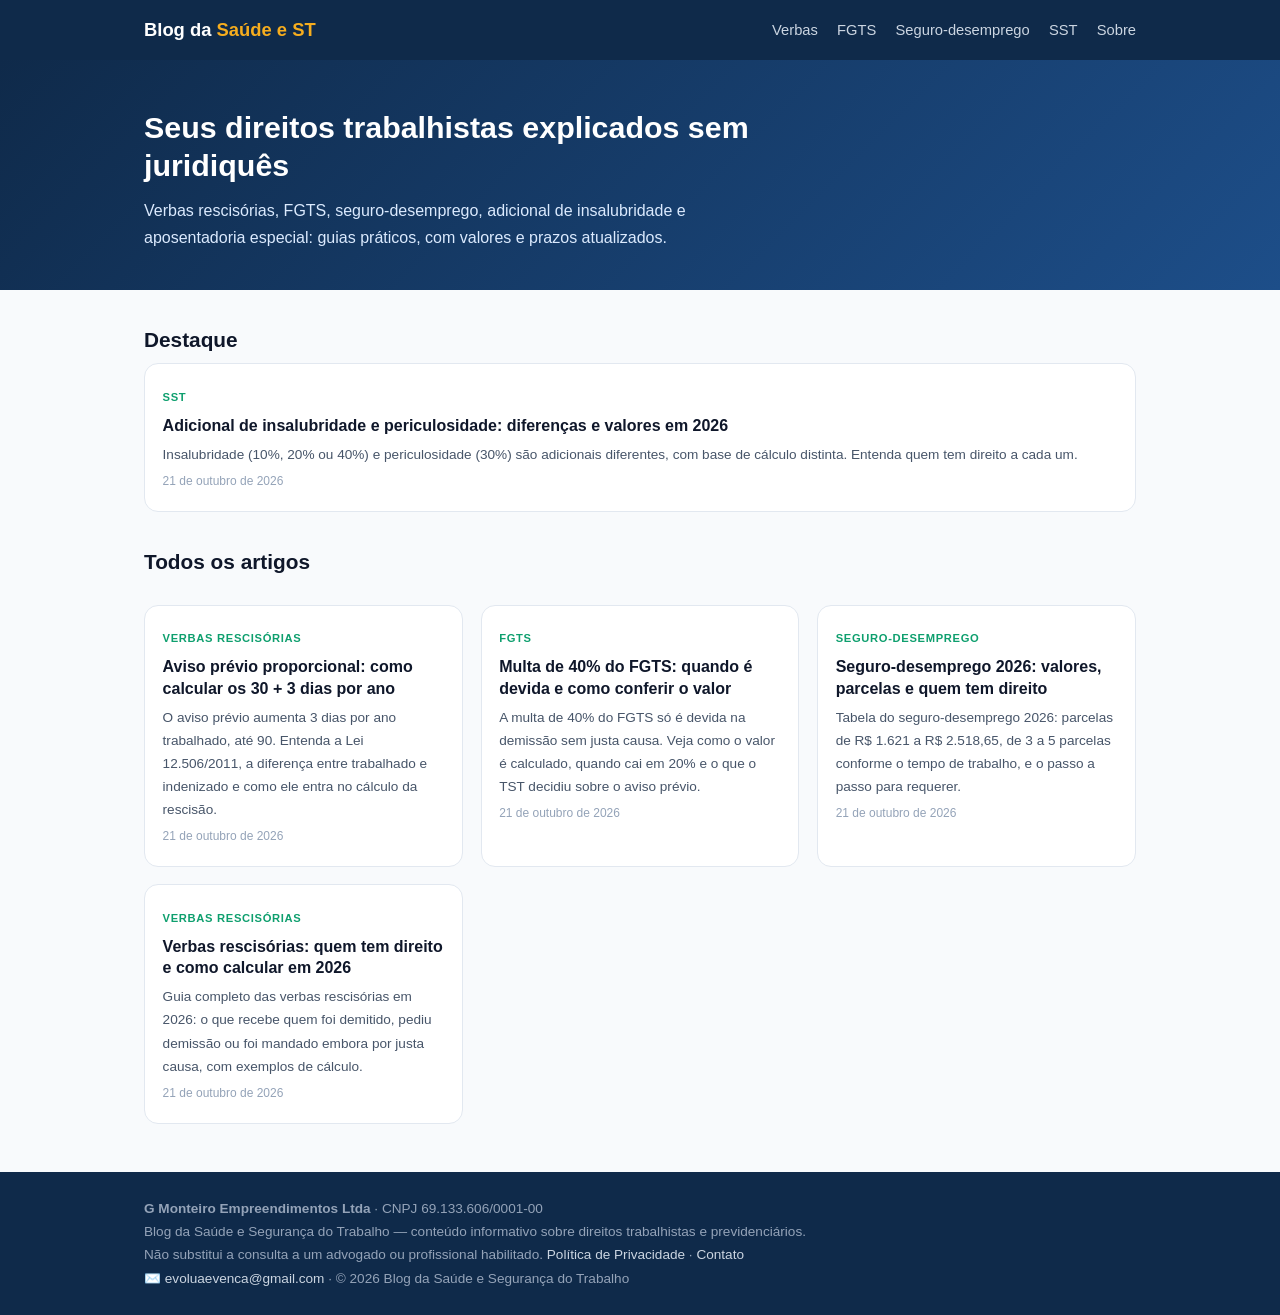
<file: index.html>
<!DOCTYPE html>
<html lang="pt-BR">
<head>
<meta charset="UTF-8">
<meta name="viewport" content="width=device-width, initial-scale=1">
<title>Blog da Saúde e Segurança do Trabalho — Direitos trabalhistas, verbas e SST explicados</title>
<meta name="description" content="Verbas rescisórias, FGTS, seguro-desemprego, adicional de insalubridade e aposentadoria especial: guias claros e atualizados.">
<link rel="canonical" href="https://www.blogdosst.com.br">
<link rel="stylesheet" href="/style.css">

</head>
<body>
<header class="site"><div class="container-largo">
<a href="/" class="logo">Blog da <span>Saúde e ST</span></a>
<nav><a href="/categoria/verbas-rescisorias/">Verbas</a><a href="/categoria/fgts/">FGTS</a><a href="/categoria/seguro-desemprego/">Seguro-desemprego</a><a href="/categoria/sst/">SST</a><a href="/sobre/">Sobre</a></nav>
</div></header>
<section class="hero"><div class="container-largo"><h1>Seus direitos trabalhistas explicados sem juridiquês</h1>
<p>Verbas rescisórias, FGTS, seguro-desemprego, adicional de insalubridade e aposentadoria especial: guias práticos, com valores e prazos atualizados.</p></div></section>
<main class="container-largo">
<h2 class="secao">Destaque</h2><a href="/artigo/adicional-insalubridade-periculosidade/" class="card"><span class="cat">SST</span><h3>Adicional de insalubridade e periculosidade: diferenças e valores em 2026</h3><p>Insalubridade (10%, 20% ou 40%) e periculosidade (30%) são adicionais diferentes, com base de cálculo distinta. Entenda quem tem direito a cada um.</p><time>21 de outubro de 2026</time></a>

<h2 class="secao">Todos os artigos</h2>
<div class="grid"><a href="/artigo/aviso-previo-proporcional/" class="card"><span class="cat">Verbas Rescisórias</span><h3>Aviso prévio proporcional: como calcular os 30 + 3 dias por ano</h3><p>O aviso prévio aumenta 3 dias por ano trabalhado, até 90. Entenda a Lei 12.506/2011, a diferença entre trabalhado e indenizado e como ele entra no cálculo da rescisão.</p><time>21 de outubro de 2026</time></a><a href="/artigo/multa-40-fgts/" class="card"><span class="cat">FGTS</span><h3>Multa de 40% do FGTS: quando é devida e como conferir o valor</h3><p>A multa de 40% do FGTS só é devida na demissão sem justa causa. Veja como o valor é calculado, quando cai em 20% e o que o TST decidiu sobre o aviso prévio.</p><time>21 de outubro de 2026</time></a><a href="/artigo/seguro-desemprego-2026/" class="card"><span class="cat">Seguro-desemprego</span><h3>Seguro-desemprego 2026: valores, parcelas e quem tem direito</h3><p>Tabela do seguro-desemprego 2026: parcelas de R$ 1.621 a R$ 2.518,65, de 3 a 5 parcelas conforme o tempo de trabalho, e o passo a passo para requerer.</p><time>21 de outubro de 2026</time></a><a href="/artigo/verbas-rescisorias-quem-tem-direito/" class="card"><span class="cat">Verbas Rescisórias</span><h3>Verbas rescisórias: quem tem direito e como calcular em 2026</h3><p>Guia completo das verbas rescisórias em 2026: o que recebe quem foi demitido, pediu demissão ou foi mandado embora por justa causa, com exemplos de cálculo.</p><time>21 de outubro de 2026</time></a></div>
</main>
<footer class="site"><div class="container-largo">
<p><strong>G Monteiro Empreendimentos Ltda</strong> · CNPJ 69.133.606/0001-00</p>
<p>Blog da Saúde e Segurança do Trabalho — conteúdo informativo sobre direitos trabalhistas e previdenciários.</p>
<p>Não substitui a consulta a um advogado ou profissional habilitado. <a href="/politica-de-privacidade/">Política de Privacidade</a> · <a href="/contato/">Contato</a></p>
<p>✉️ <a href="mailto:evoluaevenca@gmail.com">evoluaevenca@gmail.com</a> · © 2026 Blog da Saúde e Segurança do Trabalho</p>
</div></footer>
</body></html>
</file>
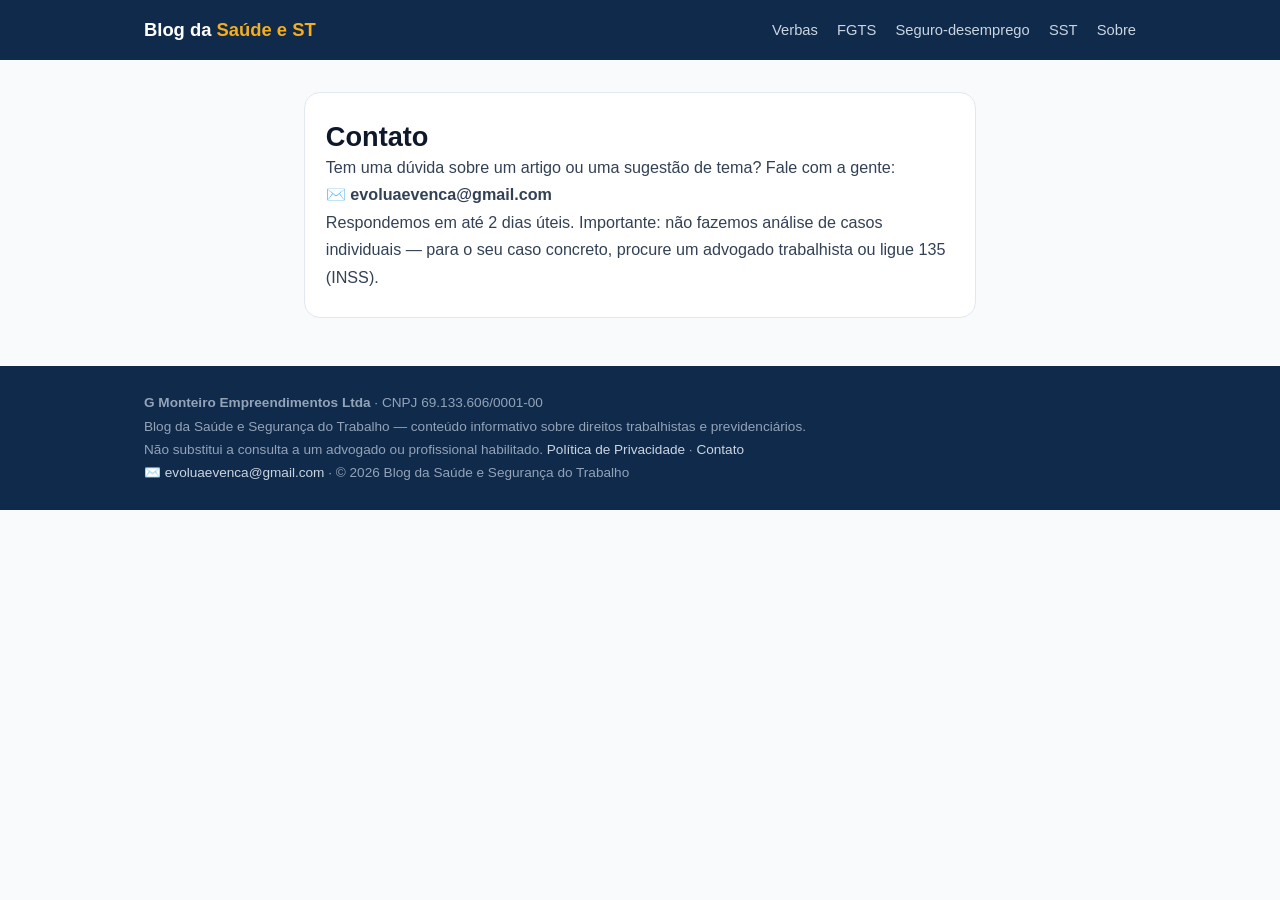
<file: contato/index.html>
<!DOCTYPE html>
<html lang="pt-BR">
<head>
<meta charset="UTF-8">
<meta name="viewport" content="width=device-width, initial-scale=1">
<title>Contato | Saúde e ST</title>
<meta name="description" content="Fale com o Blog da Saúde e Segurança do Trabalho">
<link rel="canonical" href="https://www.blogdosst.com.br">
<link rel="stylesheet" href="/style.css">

</head><body><header class="site"><div class="container-largo">
<a href="/" class="logo">Blog da <span>Saúde e ST</span></a>
<nav><a href="/categoria/verbas-rescisorias/">Verbas</a><a href="/categoria/fgts/">FGTS</a><a href="/categoria/seguro-desemprego/">Seguro-desemprego</a><a href="/categoria/sst/">SST</a><a href="/sobre/">Sobre</a></nav>
</div></header><main class="container"><article class="artigo"><h1>Contato</h1><p>Tem uma dúvida sobre um artigo ou uma sugestão de tema? Fale com a gente:</p>
<p>✉️ <strong>evoluaevenca@gmail.com</strong></p>
<p>Respondemos em até 2 dias úteis. Importante: não fazemos análise de casos individuais — para o seu caso concreto, procure um advogado trabalhista ou ligue 135 (INSS).</p></article></main><footer class="site"><div class="container-largo">
<p><strong>G Monteiro Empreendimentos Ltda</strong> · CNPJ 69.133.606/0001-00</p>
<p>Blog da Saúde e Segurança do Trabalho — conteúdo informativo sobre direitos trabalhistas e previdenciários.</p>
<p>Não substitui a consulta a um advogado ou profissional habilitado. <a href="/politica-de-privacidade/">Política de Privacidade</a> · <a href="/contato/">Contato</a></p>
<p>✉️ <a href="mailto:evoluaevenca@gmail.com">evoluaevenca@gmail.com</a> · © 2026 Blog da Saúde e Segurança do Trabalho</p>
</div></footer></body></html>
</file>
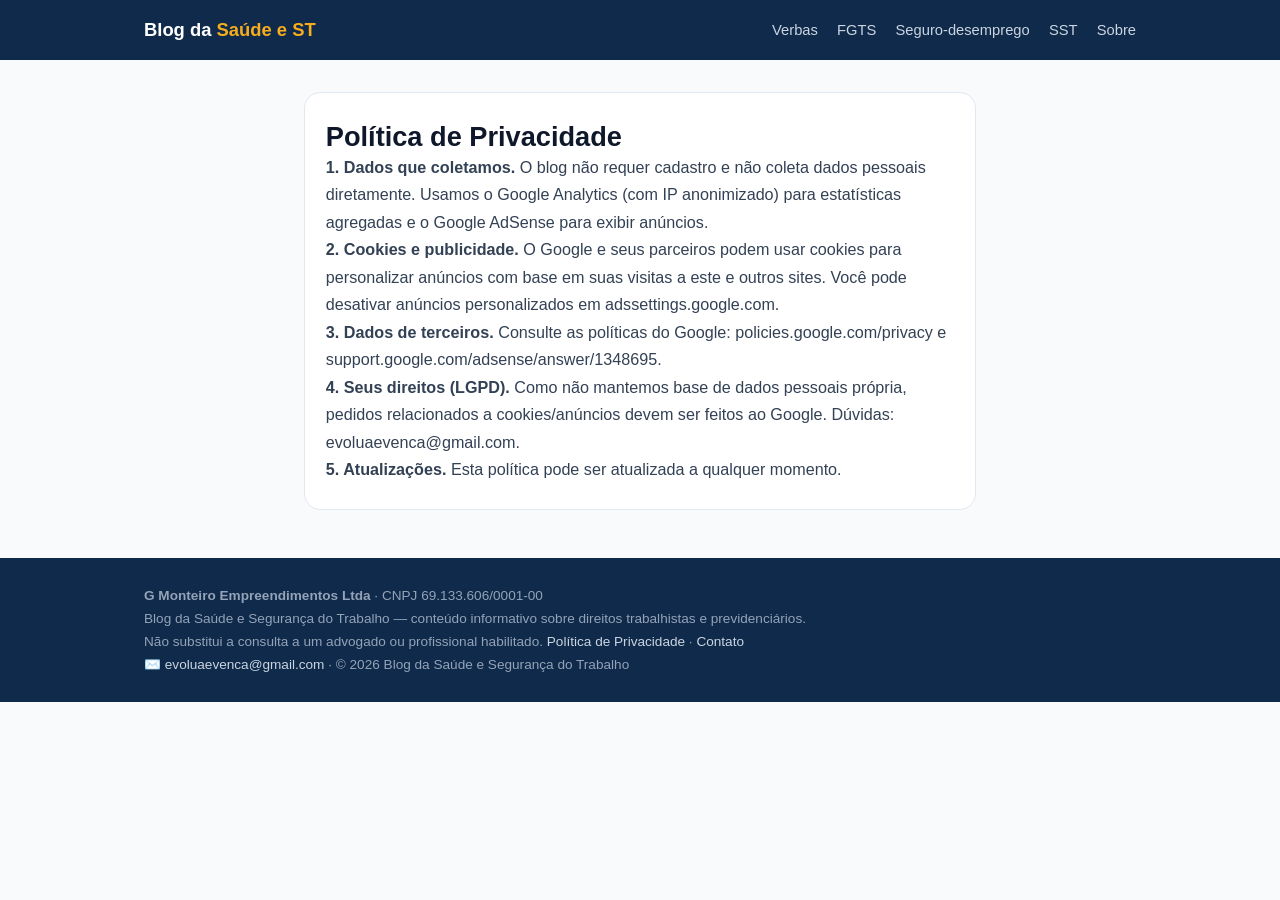
<file: politica-de-privacidade/index.html>
<!DOCTYPE html>
<html lang="pt-BR">
<head>
<meta charset="UTF-8">
<meta name="viewport" content="width=device-width, initial-scale=1">
<title>Política de Privacidade | Saúde e ST</title>
<meta name="description" content="Política de Privacidade e cookies">
<link rel="canonical" href="https://www.blogdosst.com.br">
<link rel="stylesheet" href="/style.css">

</head><body><header class="site"><div class="container-largo">
<a href="/" class="logo">Blog da <span>Saúde e ST</span></a>
<nav><a href="/categoria/verbas-rescisorias/">Verbas</a><a href="/categoria/fgts/">FGTS</a><a href="/categoria/seguro-desemprego/">Seguro-desemprego</a><a href="/categoria/sst/">SST</a><a href="/sobre/">Sobre</a></nav>
</div></header><main class="container"><article class="artigo"><h1>Política de Privacidade</h1><p><strong>1. Dados que coletamos.</strong> O blog não requer cadastro e não coleta dados pessoais diretamente. Usamos o Google Analytics (com IP anonimizado) para estatísticas agregadas e o Google AdSense para exibir anúncios.</p>
<p><strong>2. Cookies e publicidade.</strong> O Google e seus parceiros podem usar cookies para personalizar anúncios com base em suas visitas a este e outros sites. Você pode desativar anúncios personalizados em adssettings.google.com.</p>
<p><strong>3. Dados de terceiros.</strong> Consulte as políticas do Google: policies.google.com/privacy e support.google.com/adsense/answer/1348695.</p>
<p><strong>4. Seus direitos (LGPD).</strong> Como não mantemos base de dados pessoais própria, pedidos relacionados a cookies/anúncios devem ser feitos ao Google. Dúvidas: evoluaevenca@gmail.com.</p>
<p><strong>5. Atualizações.</strong> Esta política pode ser atualizada a qualquer momento.</p></article></main><footer class="site"><div class="container-largo">
<p><strong>G Monteiro Empreendimentos Ltda</strong> · CNPJ 69.133.606/0001-00</p>
<p>Blog da Saúde e Segurança do Trabalho — conteúdo informativo sobre direitos trabalhistas e previdenciários.</p>
<p>Não substitui a consulta a um advogado ou profissional habilitado. <a href="/politica-de-privacidade/">Política de Privacidade</a> · <a href="/contato/">Contato</a></p>
<p>✉️ <a href="mailto:evoluaevenca@gmail.com">evoluaevenca@gmail.com</a> · © 2026 Blog da Saúde e Segurança do Trabalho</p>
</div></footer></body></html>
</file>
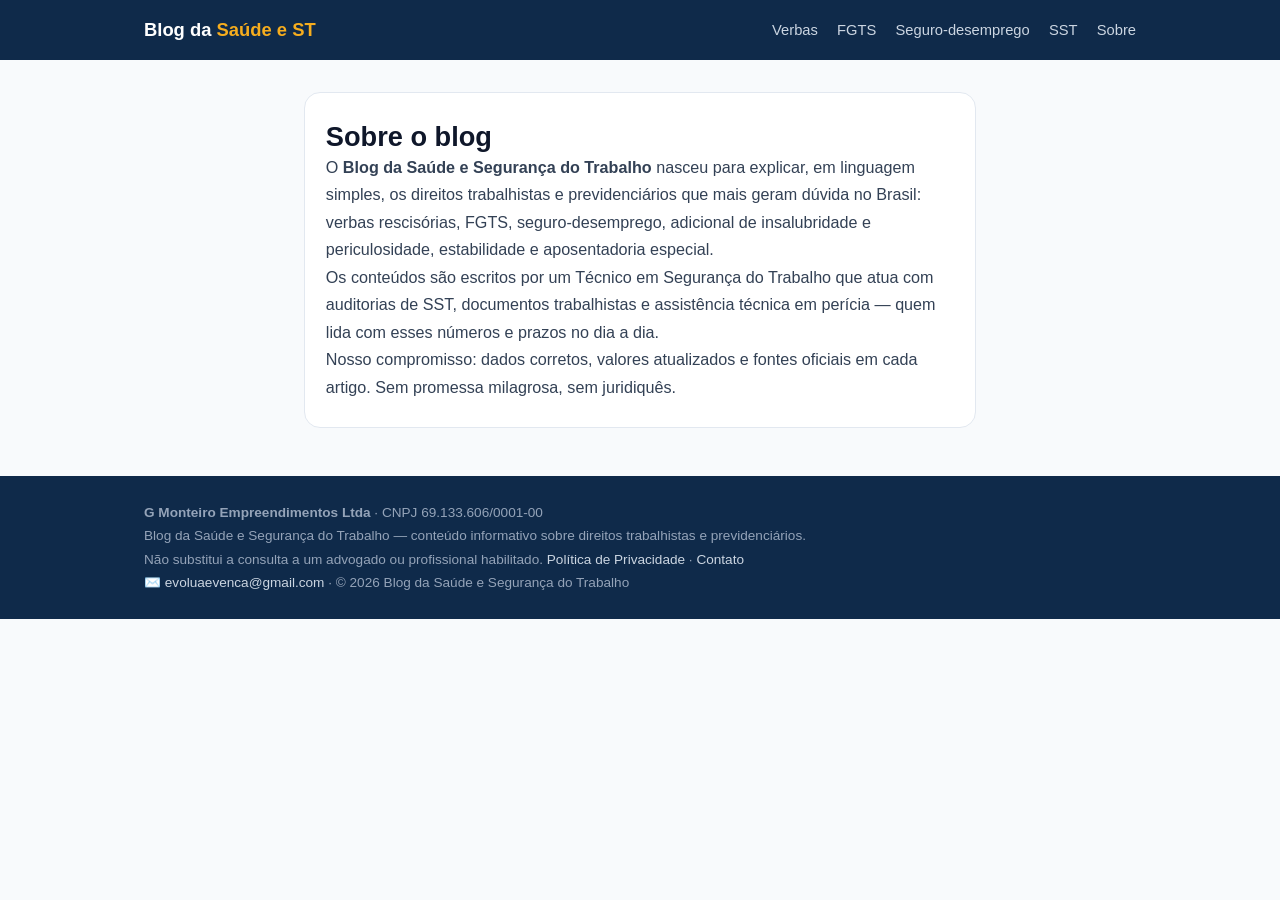
<file: sobre/index.html>
<!DOCTYPE html>
<html lang="pt-BR">
<head>
<meta charset="UTF-8">
<meta name="viewport" content="width=device-width, initial-scale=1">
<title>Sobre o blog | Saúde e ST</title>
<meta name="description" content="Quem escreve o Blog da Saúde e Segurança do Trabalho">
<link rel="canonical" href="https://www.blogdosst.com.br">
<link rel="stylesheet" href="/style.css">

</head><body><header class="site"><div class="container-largo">
<a href="/" class="logo">Blog da <span>Saúde e ST</span></a>
<nav><a href="/categoria/verbas-rescisorias/">Verbas</a><a href="/categoria/fgts/">FGTS</a><a href="/categoria/seguro-desemprego/">Seguro-desemprego</a><a href="/categoria/sst/">SST</a><a href="/sobre/">Sobre</a></nav>
</div></header><main class="container"><article class="artigo"><h1>Sobre o blog</h1><p>O <strong>Blog da Saúde e Segurança do Trabalho</strong> nasceu para explicar, em linguagem simples, os direitos trabalhistas e previdenciários que mais geram dúvida no Brasil: verbas rescisórias, FGTS, seguro-desemprego, adicional de insalubridade e periculosidade, estabilidade e aposentadoria especial.</p>
<p>Os conteúdos são escritos por um Técnico em Segurança do Trabalho que atua com auditorias de SST, documentos trabalhistas e assistência técnica em perícia — quem lida com esses números e prazos no dia a dia.</p>
<p>Nosso compromisso: dados corretos, valores atualizados e fontes oficiais em cada artigo. Sem promessa milagrosa, sem juridiquês.</p></article></main><footer class="site"><div class="container-largo">
<p><strong>G Monteiro Empreendimentos Ltda</strong> · CNPJ 69.133.606/0001-00</p>
<p>Blog da Saúde e Segurança do Trabalho — conteúdo informativo sobre direitos trabalhistas e previdenciários.</p>
<p>Não substitui a consulta a um advogado ou profissional habilitado. <a href="/politica-de-privacidade/">Política de Privacidade</a> · <a href="/contato/">Contato</a></p>
<p>✉️ <a href="mailto:evoluaevenca@gmail.com">evoluaevenca@gmail.com</a> · © 2026 Blog da Saúde e Segurança do Trabalho</p>
</div></footer></body></html>
</file>
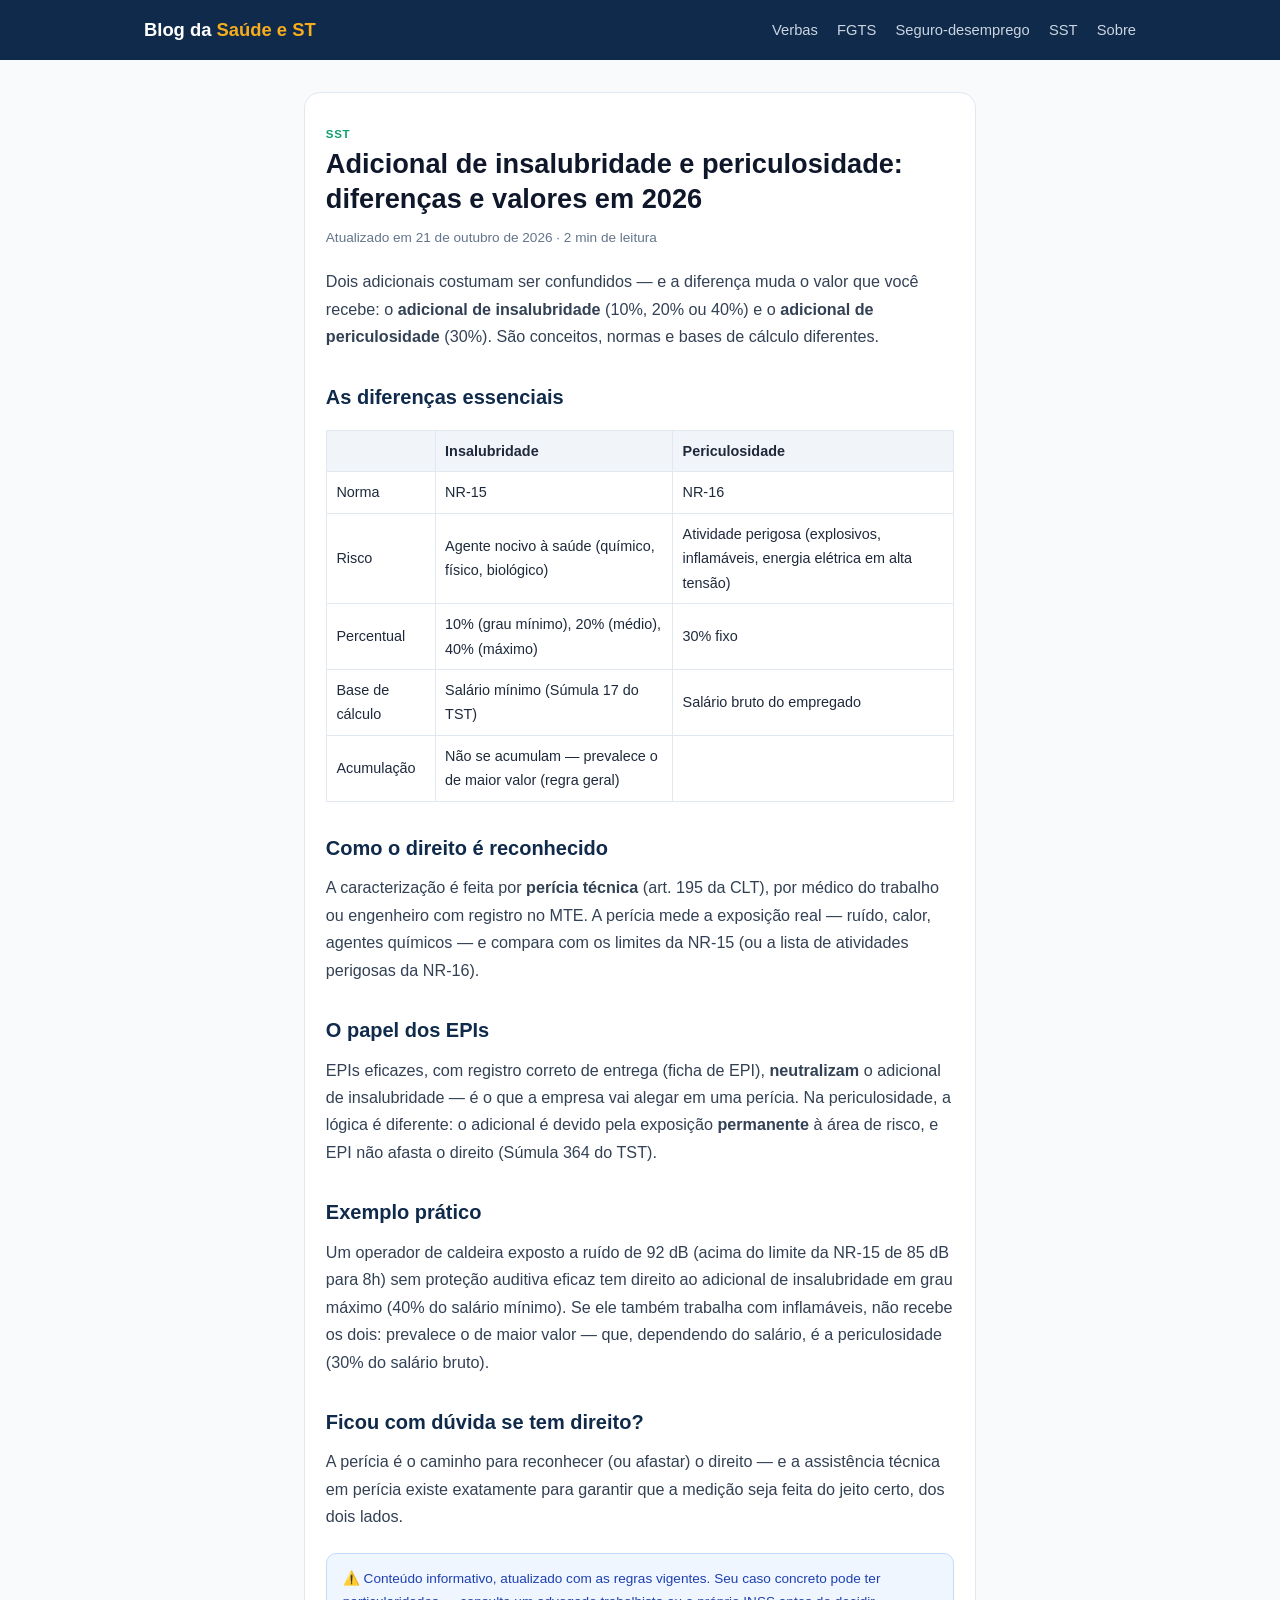
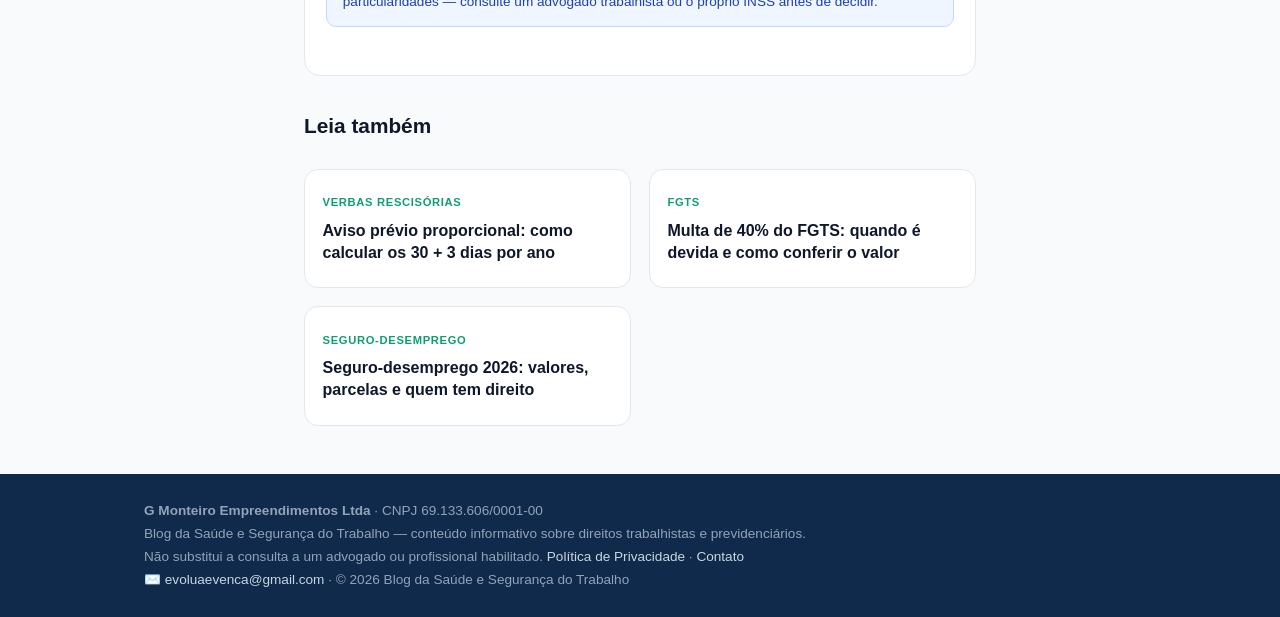
<file: artigo/adicional-insalubridade-periculosidade/index.html>
<!DOCTYPE html>
<html lang="pt-BR">
<head>
<meta charset="UTF-8">
<meta name="viewport" content="width=device-width, initial-scale=1">
<title>Adicional de insalubridade e periculosidade: diferenças e valores em 2026 | Saúde e ST</title>
<meta name="description" content="Insalubridade (10%, 20% ou 40%) e periculosidade (30%) são adicionais diferentes, com base de cálculo distinta. Entenda quem tem direito a cada um.">
<link rel="canonical" href="https://www.blogdosst.com.br">
<link rel="stylesheet" href="/style.css">

</head>
<body>
<header class="site"><div class="container-largo">
<a href="/" class="logo">Blog da <span>Saúde e ST</span></a>
<nav><a href="/categoria/verbas-rescisorias/">Verbas</a><a href="/categoria/fgts/">FGTS</a><a href="/categoria/seguro-desemprego/">Seguro-desemprego</a><a href="/categoria/sst/">SST</a><a href="/sobre/">Sobre</a></nav>
</div></header>
<main class="container"><article class="artigo">
<span class="cat" style="color:var(--verde);font-size:.72rem;font-weight:800;text-transform:uppercase;letter-spacing:.06em">SST</span>
<h1>Adicional de insalubridade e periculosidade: diferenças e valores em 2026</h1>
<div class="meta">Atualizado em 21 de outubro de 2026 · 2 min de leitura</div>

<p>Dois adicionais costumam ser confundidos — e a diferença muda o valor que você recebe: o <strong>adicional de insalubridade</strong> (10%, 20% ou 40%) e o <strong>adicional de periculosidade</strong> (30%). São conceitos, normas e bases de cálculo diferentes.</p>
<h2>As diferenças essenciais</h2>
<table>
<thead>
<tr>
<th></th>
<th>Insalubridade</th>
<th>Periculosidade</th>
</tr>
</thead>
<tbody>
<tr>
<td>Norma</td>
<td>NR-15</td>
<td>NR-16</td>
</tr>
<tr>
<td>Risco</td>
<td>Agente nocivo à saúde (químico, físico, biológico)</td>
<td>Atividade perigosa (explosivos, inflamáveis, energia elétrica em alta tensão)</td>
</tr>
<tr>
<td>Percentual</td>
<td>10% (grau mínimo), 20% (médio), 40% (máximo)</td>
<td>30% fixo</td>
</tr>
<tr>
<td>Base de cálculo</td>
<td>Salário mínimo (Súmula 17 do TST)</td>
<td>Salário bruto do empregado</td>
</tr>
<tr>
<td>Acumulação</td>
<td>Não se acumulam — prevalece o de maior valor (regra geral)</td>
<td></td>
</tr>
</tbody>
</table>
<h2>Como o direito é reconhecido</h2>
<p>A caracterização é feita por <strong>perícia técnica</strong> (art. 195 da CLT), por médico do trabalho ou engenheiro com registro no MTE. A perícia mede a exposição real — ruído, calor, agentes químicos — e compara com os limites da NR-15 (ou a lista de atividades perigosas da NR-16).</p>
<h2>O papel dos EPIs</h2>
<p>EPIs eficazes, com registro correto de entrega (ficha de EPI), <strong>neutralizam</strong> o adicional de insalubridade — é o que a empresa vai alegar em uma perícia. Na periculosidade, a lógica é diferente: o adicional é devido pela exposição <strong>permanente</strong> à área de risco, e EPI não afasta o direito (Súmula 364 do TST).</p>
<h2>Exemplo prático</h2>
<p>Um operador de caldeira exposto a ruído de 92 dB (acima do limite da NR-15 de 85 dB para 8h) sem proteção auditiva eficaz tem direito ao adicional de insalubridade em grau máximo (40% do salário mínimo). Se ele também trabalha com inflamáveis, não recebe os dois: prevalece o de maior valor — que, dependendo do salário, é a periculosidade (30% do salário bruto).</p>
<h2>Ficou com dúvida se tem direito?</h2>
<p>A perícia é o caminho para reconhecer (ou afastar) o direito — e a assistência técnica em perícia existe exatamente para garantir que a medição seja feita do jeito certo, dos dois lados.</p>
<div class="aviso">⚠️ Conteúdo informativo, atualizado com as regras vigentes. Seu caso concreto pode ter particularidades — consulte um advogado trabalhista ou o próprio INSS antes de decidir.</div>

</article>
<h2 class="secao">Leia também</h2><div class="grid"><a href="/artigo/aviso-previo-proporcional/" class="card"><span class="cat">Verbas Rescisórias</span><h3>Aviso prévio proporcional: como calcular os 30 + 3 dias por ano</h3></a><a href="/artigo/multa-40-fgts/" class="card"><span class="cat">FGTS</span><h3>Multa de 40% do FGTS: quando é devida e como conferir o valor</h3></a><a href="/artigo/seguro-desemprego-2026/" class="card"><span class="cat">Seguro-desemprego</span><h3>Seguro-desemprego 2026: valores, parcelas e quem tem direito</h3></a></div>
</main>
<footer class="site"><div class="container-largo">
<p><strong>G Monteiro Empreendimentos Ltda</strong> · CNPJ 69.133.606/0001-00</p>
<p>Blog da Saúde e Segurança do Trabalho — conteúdo informativo sobre direitos trabalhistas e previdenciários.</p>
<p>Não substitui a consulta a um advogado ou profissional habilitado. <a href="/politica-de-privacidade/">Política de Privacidade</a> · <a href="/contato/">Contato</a></p>
<p>✉️ <a href="mailto:evoluaevenca@gmail.com">evoluaevenca@gmail.com</a> · © 2026 Blog da Saúde e Segurança do Trabalho</p>
</div></footer>
<script type="application/ld+json">{"@context": "https://schema.org", "@type": "Article", "headline": "Adicional de insalubridade e periculosidade: diferenças e valores em 2026", "description": "Insalubridade (10%, 20% ou 40%) e periculosidade (30%) são adicionais diferentes, com base de cálculo distinta. Entenda quem tem direito a cada um.", "datePublished": "2026-10-21", "author": {"@type": "Person", "name": "Gean Monteiro"}, "publisher": {"@type": "Organization", "name": "Blog da Saúde e Segurança do Trabalho"}}</script>
</body></html>
</file>
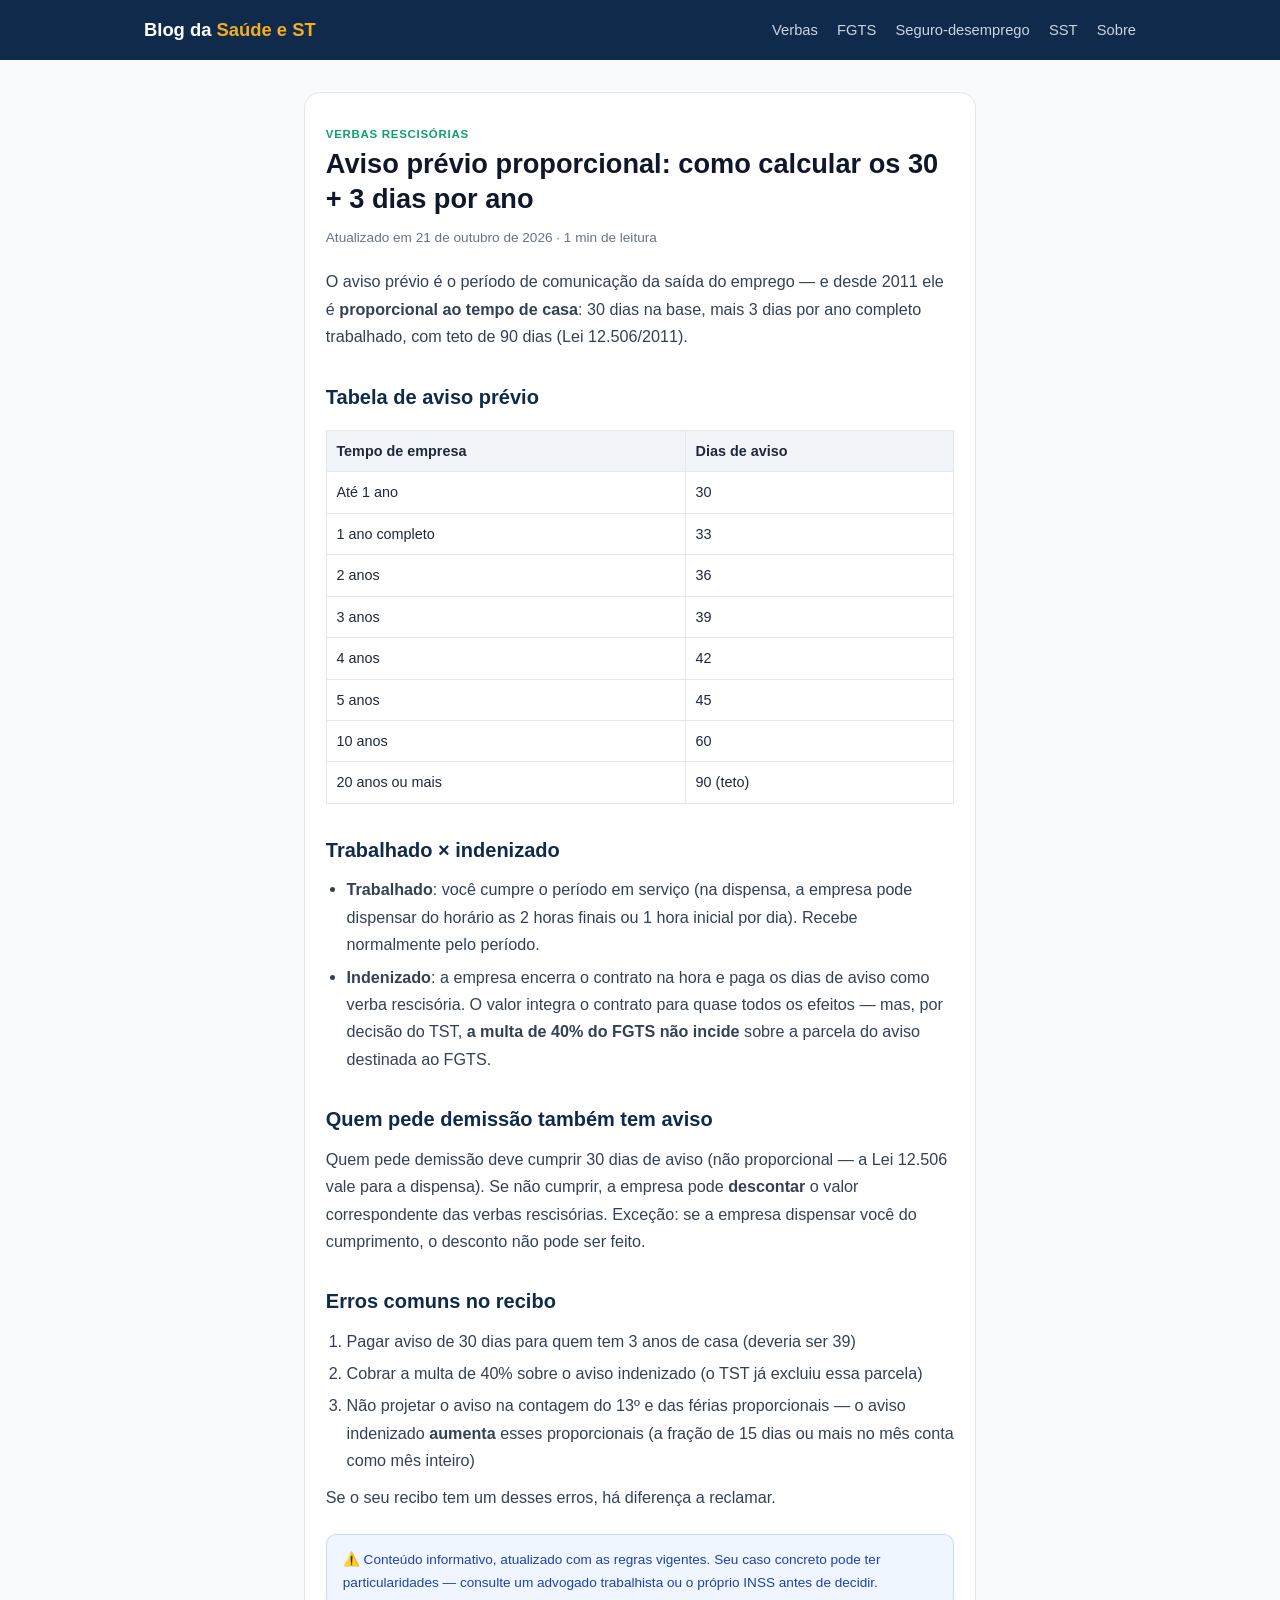
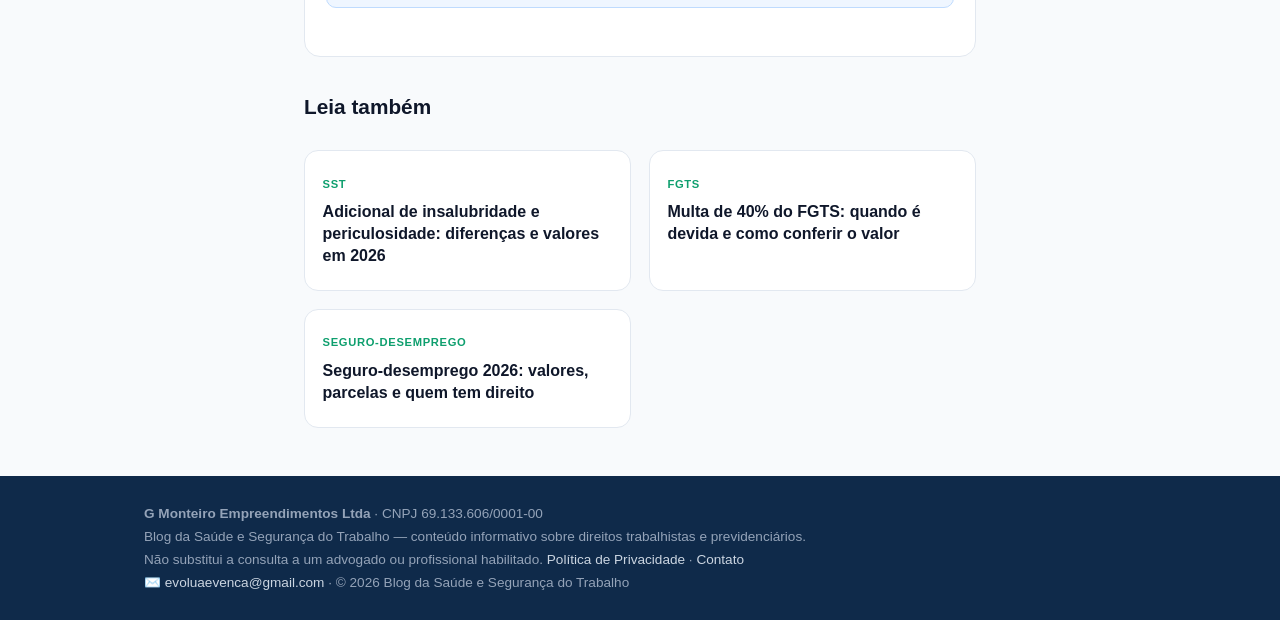
<file: artigo/aviso-previo-proporcional/index.html>
<!DOCTYPE html>
<html lang="pt-BR">
<head>
<meta charset="UTF-8">
<meta name="viewport" content="width=device-width, initial-scale=1">
<title>Aviso prévio proporcional: como calcular os 30 + 3 dias por ano | Saúde e ST</title>
<meta name="description" content="O aviso prévio aumenta 3 dias por ano trabalhado, até 90. Entenda a Lei 12.506/2011, a diferença entre trabalhado e indenizado e como ele entra no cálculo da rescisão.">
<link rel="canonical" href="https://www.blogdosst.com.br">
<link rel="stylesheet" href="/style.css">

</head>
<body>
<header class="site"><div class="container-largo">
<a href="/" class="logo">Blog da <span>Saúde e ST</span></a>
<nav><a href="/categoria/verbas-rescisorias/">Verbas</a><a href="/categoria/fgts/">FGTS</a><a href="/categoria/seguro-desemprego/">Seguro-desemprego</a><a href="/categoria/sst/">SST</a><a href="/sobre/">Sobre</a></nav>
</div></header>
<main class="container"><article class="artigo">
<span class="cat" style="color:var(--verde);font-size:.72rem;font-weight:800;text-transform:uppercase;letter-spacing:.06em">Verbas Rescisórias</span>
<h1>Aviso prévio proporcional: como calcular os 30 + 3 dias por ano</h1>
<div class="meta">Atualizado em 21 de outubro de 2026 · 1 min de leitura</div>

<p>O aviso prévio é o período de comunicação da saída do emprego — e desde 2011 ele é <strong>proporcional ao tempo de casa</strong>: 30 dias na base, mais 3 dias por ano completo trabalhado, com teto de 90 dias (Lei 12.506/2011).</p>
<h2>Tabela de aviso prévio</h2>
<table>
<thead>
<tr>
<th>Tempo de empresa</th>
<th>Dias de aviso</th>
</tr>
</thead>
<tbody>
<tr>
<td>Até 1 ano</td>
<td>30</td>
</tr>
<tr>
<td>1 ano completo</td>
<td>33</td>
</tr>
<tr>
<td>2 anos</td>
<td>36</td>
</tr>
<tr>
<td>3 anos</td>
<td>39</td>
</tr>
<tr>
<td>4 anos</td>
<td>42</td>
</tr>
<tr>
<td>5 anos</td>
<td>45</td>
</tr>
<tr>
<td>10 anos</td>
<td>60</td>
</tr>
<tr>
<td>20 anos ou mais</td>
<td>90 (teto)</td>
</tr>
</tbody>
</table>
<h2>Trabalhado × indenizado</h2>
<ul>
<li><strong>Trabalhado</strong>: você cumpre o período em serviço (na dispensa, a empresa pode dispensar do horário as 2 horas finais ou 1 hora inicial por dia). Recebe normalmente pelo período.</li>
<li><strong>Indenizado</strong>: a empresa encerra o contrato na hora e paga os dias de aviso como verba rescisória. O valor integra o contrato para quase todos os efeitos — mas, por decisão do TST, <strong>a multa de 40% do FGTS não incide</strong> sobre a parcela do aviso destinada ao FGTS.</li>
</ul>
<h2>Quem pede demissão também tem aviso</h2>
<p>Quem pede demissão deve cumprir 30 dias de aviso (não proporcional — a Lei 12.506 vale para a dispensa). Se não cumprir, a empresa pode <strong>descontar</strong> o valor correspondente das verbas rescisórias. Exceção: se a empresa dispensar você do cumprimento, o desconto não pode ser feito.</p>
<h2>Erros comuns no recibo</h2>
<ol>
<li>Pagar aviso de 30 dias para quem tem 3 anos de casa (deveria ser 39)</li>
<li>Cobrar a multa de 40% sobre o aviso indenizado (o TST já excluiu essa parcela)</li>
<li>Não projetar o aviso na contagem do 13º e das férias proporcionais — o aviso indenizado <strong>aumenta</strong> esses proporcionais (a fração de 15 dias ou mais no mês conta como mês inteiro)</li>
</ol>
<p>Se o seu recibo tem um desses erros, há diferença a reclamar.</p>
<div class="aviso">⚠️ Conteúdo informativo, atualizado com as regras vigentes. Seu caso concreto pode ter particularidades — consulte um advogado trabalhista ou o próprio INSS antes de decidir.</div>

</article>
<h2 class="secao">Leia também</h2><div class="grid"><a href="/artigo/adicional-insalubridade-periculosidade/" class="card"><span class="cat">SST</span><h3>Adicional de insalubridade e periculosidade: diferenças e valores em 2026</h3></a><a href="/artigo/multa-40-fgts/" class="card"><span class="cat">FGTS</span><h3>Multa de 40% do FGTS: quando é devida e como conferir o valor</h3></a><a href="/artigo/seguro-desemprego-2026/" class="card"><span class="cat">Seguro-desemprego</span><h3>Seguro-desemprego 2026: valores, parcelas e quem tem direito</h3></a></div>
</main>
<footer class="site"><div class="container-largo">
<p><strong>G Monteiro Empreendimentos Ltda</strong> · CNPJ 69.133.606/0001-00</p>
<p>Blog da Saúde e Segurança do Trabalho — conteúdo informativo sobre direitos trabalhistas e previdenciários.</p>
<p>Não substitui a consulta a um advogado ou profissional habilitado. <a href="/politica-de-privacidade/">Política de Privacidade</a> · <a href="/contato/">Contato</a></p>
<p>✉️ <a href="mailto:evoluaevenca@gmail.com">evoluaevenca@gmail.com</a> · © 2026 Blog da Saúde e Segurança do Trabalho</p>
</div></footer>
<script type="application/ld+json">{"@context": "https://schema.org", "@type": "Article", "headline": "Aviso prévio proporcional: como calcular os 30 + 3 dias por ano", "description": "O aviso prévio aumenta 3 dias por ano trabalhado, até 90. Entenda a Lei 12.506/2011, a diferença entre trabalhado e indenizado e como ele entra no cálculo da rescisão.", "datePublished": "2026-10-21", "author": {"@type": "Person", "name": "Gean Monteiro"}, "publisher": {"@type": "Organization", "name": "Blog da Saúde e Segurança do Trabalho"}}</script>
</body></html>
</file>
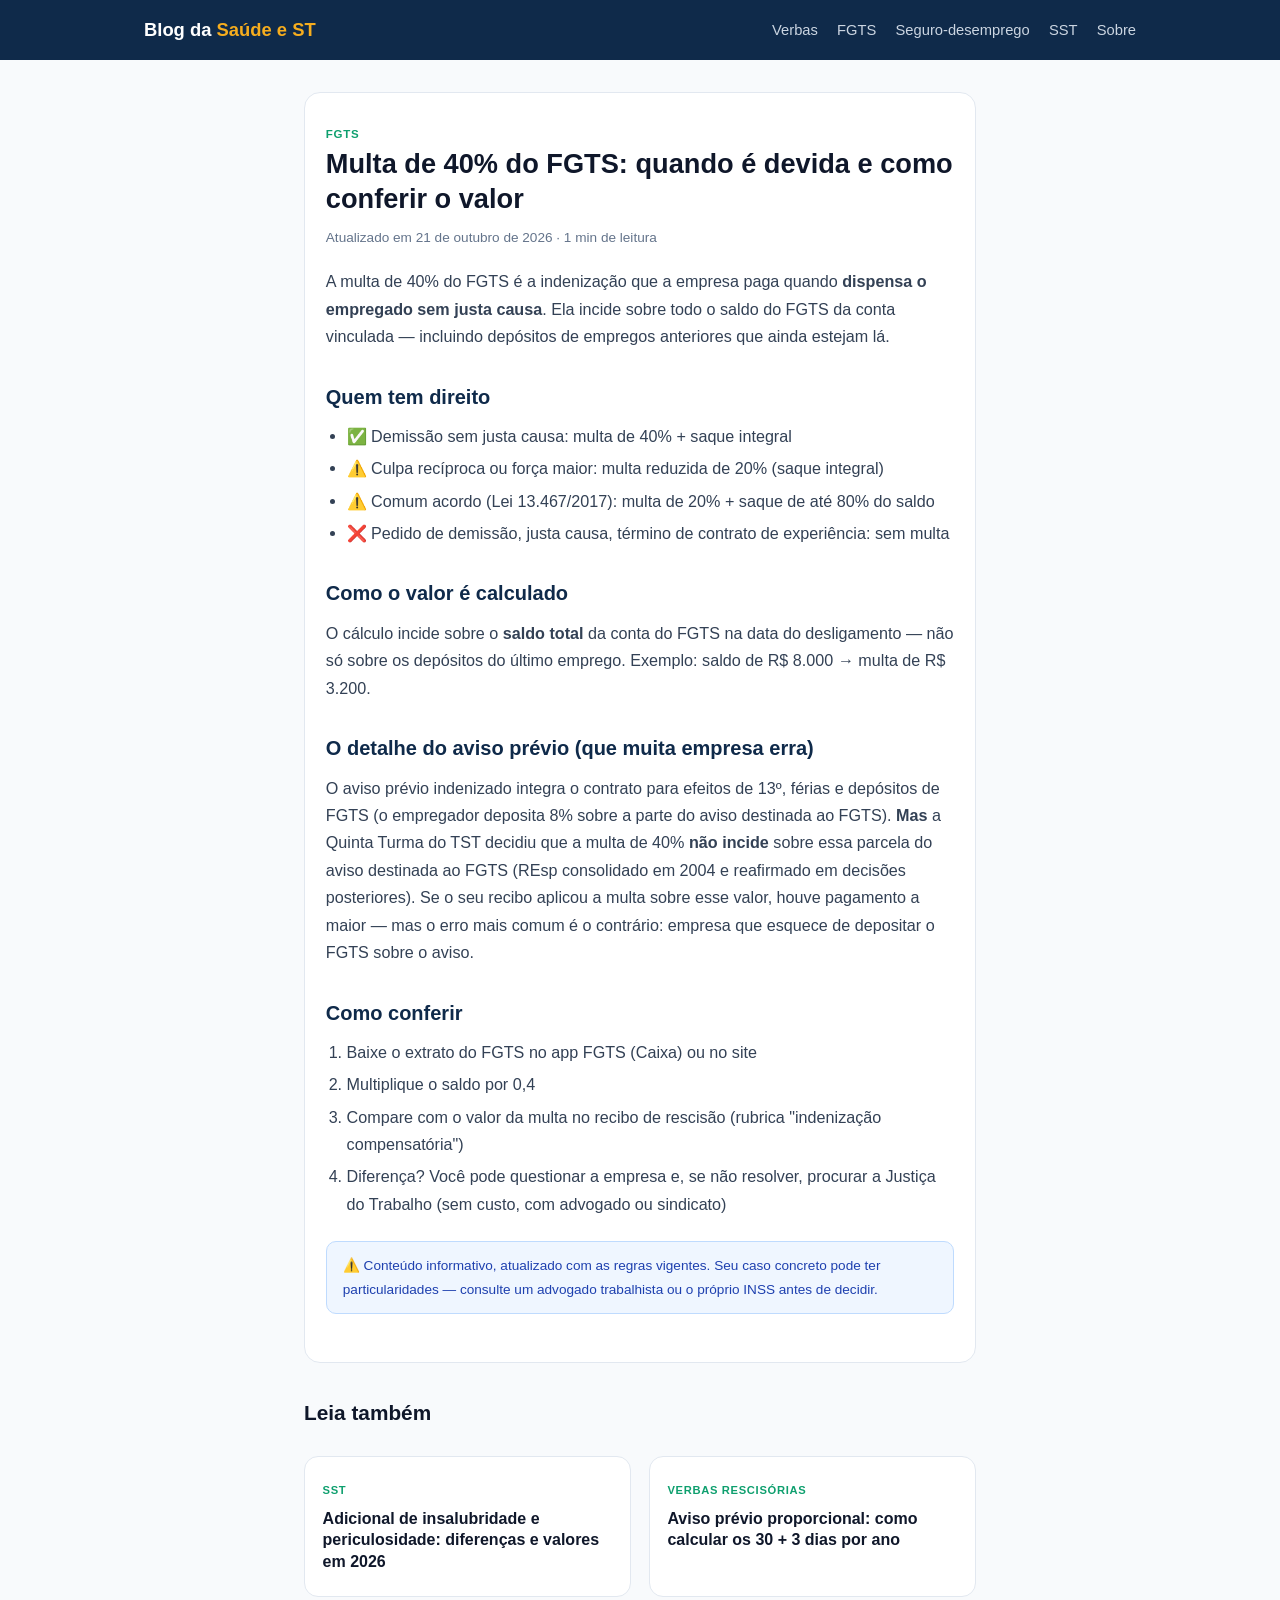
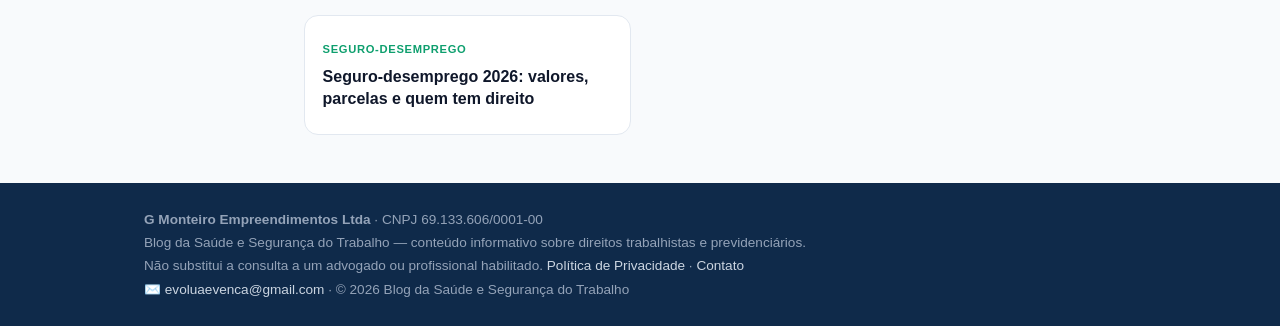
<file: artigo/multa-40-fgts/index.html>
<!DOCTYPE html>
<html lang="pt-BR">
<head>
<meta charset="UTF-8">
<meta name="viewport" content="width=device-width, initial-scale=1">
<title>Multa de 40% do FGTS: quando é devida e como conferir o valor | Saúde e ST</title>
<meta name="description" content="A multa de 40% do FGTS só é devida na demissão sem justa causa. Veja como o valor é calculado, quando cai em 20% e o que o TST decidiu sobre o aviso prévio.">
<link rel="canonical" href="https://www.blogdosst.com.br">
<link rel="stylesheet" href="/style.css">

</head>
<body>
<header class="site"><div class="container-largo">
<a href="/" class="logo">Blog da <span>Saúde e ST</span></a>
<nav><a href="/categoria/verbas-rescisorias/">Verbas</a><a href="/categoria/fgts/">FGTS</a><a href="/categoria/seguro-desemprego/">Seguro-desemprego</a><a href="/categoria/sst/">SST</a><a href="/sobre/">Sobre</a></nav>
</div></header>
<main class="container"><article class="artigo">
<span class="cat" style="color:var(--verde);font-size:.72rem;font-weight:800;text-transform:uppercase;letter-spacing:.06em">FGTS</span>
<h1>Multa de 40% do FGTS: quando é devida e como conferir o valor</h1>
<div class="meta">Atualizado em 21 de outubro de 2026 · 1 min de leitura</div>

<p>A multa de 40% do FGTS é a indenização que a empresa paga quando <strong>dispensa o empregado sem justa causa</strong>. Ela incide sobre todo o saldo do FGTS da conta vinculada — incluindo depósitos de empregos anteriores que ainda estejam lá.</p>
<h2>Quem tem direito</h2>
<ul>
<li>✅ Demissão sem justa causa: multa de 40% + saque integral</li>
<li>⚠️ Culpa recíproca ou força maior: multa reduzida de 20% (saque integral)</li>
<li>⚠️ Comum acordo (Lei 13.467/2017): multa de 20% + saque de até 80% do saldo</li>
<li>❌ Pedido de demissão, justa causa, término de contrato de experiência: sem multa</li>
</ul>
<h2>Como o valor é calculado</h2>
<p>O cálculo incide sobre o <strong>saldo total</strong> da conta do FGTS na data do desligamento — não só sobre os depósitos do último emprego. Exemplo: saldo de R$ 8.000 → multa de R$ 3.200.</p>
<h2>O detalhe do aviso prévio (que muita empresa erra)</h2>
<p>O aviso prévio indenizado integra o contrato para efeitos de 13º, férias e depósitos de FGTS (o empregador deposita 8% sobre a parte do aviso destinada ao FGTS). <strong>Mas</strong> a Quinta Turma do TST decidiu que a multa de 40% <strong>não incide</strong> sobre essa parcela do aviso destinada ao FGTS (REsp consolidado em 2004 e reafirmado em decisões posteriores). Se o seu recibo aplicou a multa sobre esse valor, houve pagamento a maior — mas o erro mais comum é o contrário: empresa que esquece de depositar o FGTS sobre o aviso.</p>
<h2>Como conferir</h2>
<ol>
<li>Baixe o extrato do FGTS no app FGTS (Caixa) ou no site</li>
<li>Multiplique o saldo por 0,4</li>
<li>Compare com o valor da multa no recibo de rescisão (rubrica "indenização compensatória")</li>
<li>Diferença? Você pode questionar a empresa e, se não resolver, procurar a Justiça do Trabalho (sem custo, com advogado ou sindicato)</li>
</ol>
<div class="aviso">⚠️ Conteúdo informativo, atualizado com as regras vigentes. Seu caso concreto pode ter particularidades — consulte um advogado trabalhista ou o próprio INSS antes de decidir.</div>

</article>
<h2 class="secao">Leia também</h2><div class="grid"><a href="/artigo/adicional-insalubridade-periculosidade/" class="card"><span class="cat">SST</span><h3>Adicional de insalubridade e periculosidade: diferenças e valores em 2026</h3></a><a href="/artigo/aviso-previo-proporcional/" class="card"><span class="cat">Verbas Rescisórias</span><h3>Aviso prévio proporcional: como calcular os 30 + 3 dias por ano</h3></a><a href="/artigo/seguro-desemprego-2026/" class="card"><span class="cat">Seguro-desemprego</span><h3>Seguro-desemprego 2026: valores, parcelas e quem tem direito</h3></a></div>
</main>
<footer class="site"><div class="container-largo">
<p><strong>G Monteiro Empreendimentos Ltda</strong> · CNPJ 69.133.606/0001-00</p>
<p>Blog da Saúde e Segurança do Trabalho — conteúdo informativo sobre direitos trabalhistas e previdenciários.</p>
<p>Não substitui a consulta a um advogado ou profissional habilitado. <a href="/politica-de-privacidade/">Política de Privacidade</a> · <a href="/contato/">Contato</a></p>
<p>✉️ <a href="mailto:evoluaevenca@gmail.com">evoluaevenca@gmail.com</a> · © 2026 Blog da Saúde e Segurança do Trabalho</p>
</div></footer>
<script type="application/ld+json">{"@context": "https://schema.org", "@type": "Article", "headline": "Multa de 40% do FGTS: quando é devida e como conferir o valor", "description": "A multa de 40% do FGTS só é devida na demissão sem justa causa. Veja como o valor é calculado, quando cai em 20% e o que o TST decidiu sobre o aviso prévio.", "datePublished": "2026-10-21", "author": {"@type": "Person", "name": "Gean Monteiro"}, "publisher": {"@type": "Organization", "name": "Blog da Saúde e Segurança do Trabalho"}}</script>
</body></html>
</file>
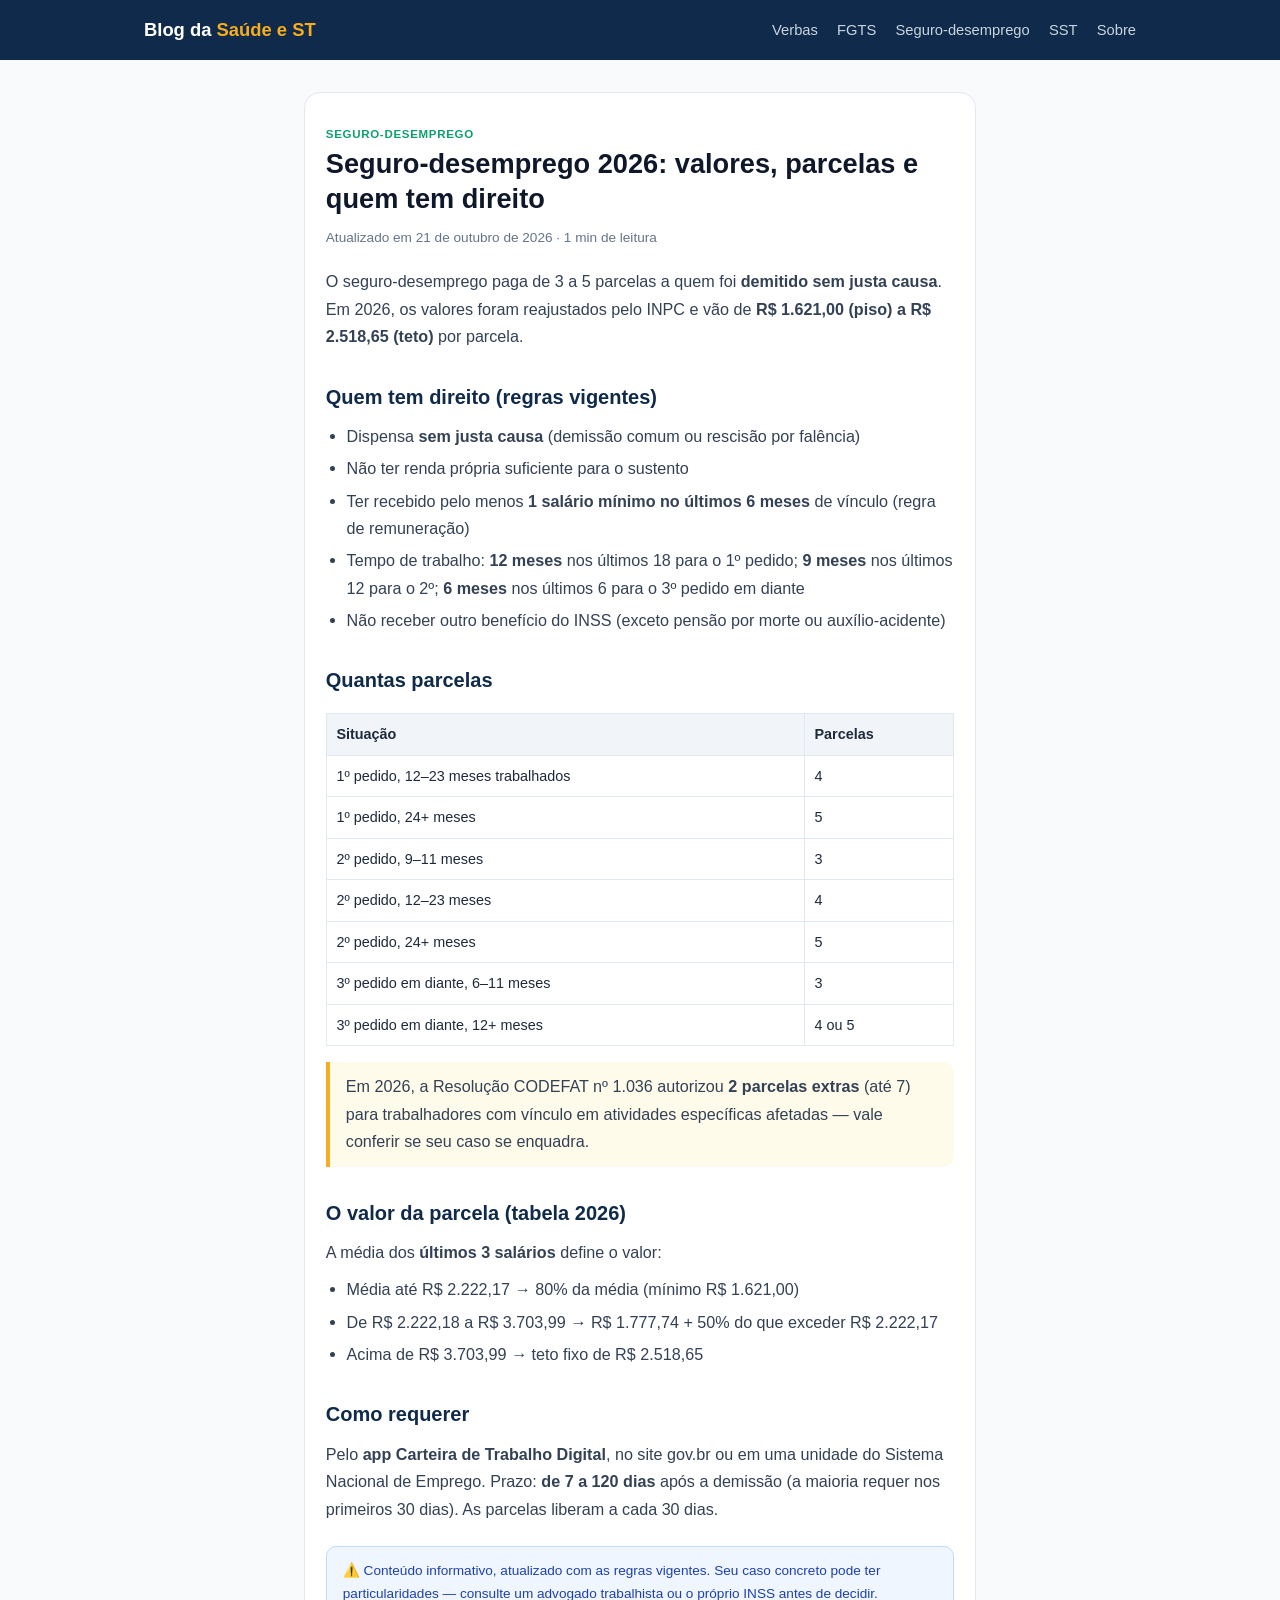
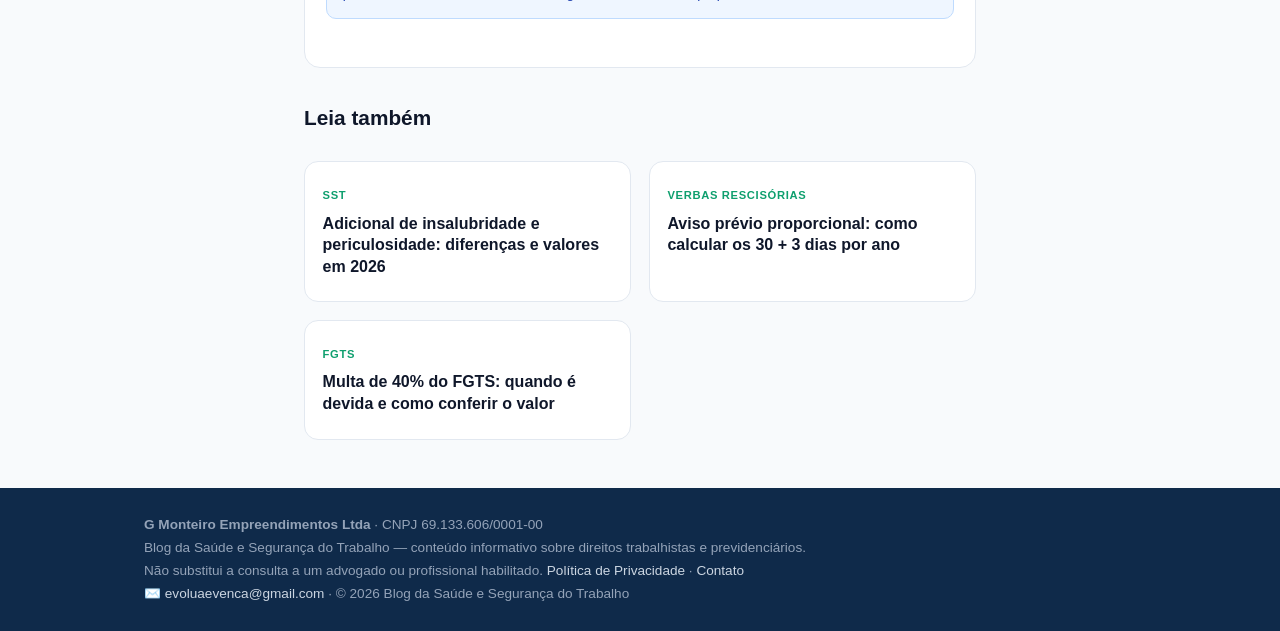
<file: artigo/seguro-desemprego-2026/index.html>
<!DOCTYPE html>
<html lang="pt-BR">
<head>
<meta charset="UTF-8">
<meta name="viewport" content="width=device-width, initial-scale=1">
<title>Seguro-desemprego 2026: valores, parcelas e quem tem direito | Saúde e ST</title>
<meta name="description" content="Tabela do seguro-desemprego 2026: parcelas de R$ 1.621 a R$ 2.518,65, de 3 a 5 parcelas conforme o tempo de trabalho, e o passo a passo para requerer.">
<link rel="canonical" href="https://www.blogdosst.com.br">
<link rel="stylesheet" href="/style.css">

</head>
<body>
<header class="site"><div class="container-largo">
<a href="/" class="logo">Blog da <span>Saúde e ST</span></a>
<nav><a href="/categoria/verbas-rescisorias/">Verbas</a><a href="/categoria/fgts/">FGTS</a><a href="/categoria/seguro-desemprego/">Seguro-desemprego</a><a href="/categoria/sst/">SST</a><a href="/sobre/">Sobre</a></nav>
</div></header>
<main class="container"><article class="artigo">
<span class="cat" style="color:var(--verde);font-size:.72rem;font-weight:800;text-transform:uppercase;letter-spacing:.06em">Seguro-desemprego</span>
<h1>Seguro-desemprego 2026: valores, parcelas e quem tem direito</h1>
<div class="meta">Atualizado em 21 de outubro de 2026 · 1 min de leitura</div>

<p>O seguro-desemprego paga de 3 a 5 parcelas a quem foi <strong>demitido sem justa causa</strong>. Em 2026, os valores foram reajustados pelo INPC e vão de <strong>R$ 1.621,00 (piso) a R$ 2.518,65 (teto)</strong> por parcela.</p>
<h2>Quem tem direito (regras vigentes)</h2>
<ul>
<li>Dispensa <strong>sem justa causa</strong> (demissão comum ou rescisão por falência)</li>
<li>Não ter renda própria suficiente para o sustento</li>
<li>Ter recebido pelo menos <strong>1 salário mínimo no últimos 6 meses</strong> de vínculo (regra de remuneração)</li>
<li>Tempo de trabalho: <strong>12 meses</strong> nos últimos 18 para o 1º pedido; <strong>9 meses</strong> nos últimos 12 para o 2º; <strong>6 meses</strong> nos últimos 6 para o 3º pedido em diante</li>
<li>Não receber outro benefício do INSS (exceto pensão por morte ou auxílio-acidente)</li>
</ul>
<h2>Quantas parcelas</h2>
<table>
<thead>
<tr>
<th>Situação</th>
<th>Parcelas</th>
</tr>
</thead>
<tbody>
<tr>
<td>1º pedido, 12–23 meses trabalhados</td>
<td>4</td>
</tr>
<tr>
<td>1º pedido, 24+ meses</td>
<td>5</td>
</tr>
<tr>
<td>2º pedido, 9–11 meses</td>
<td>3</td>
</tr>
<tr>
<td>2º pedido, 12–23 meses</td>
<td>4</td>
</tr>
<tr>
<td>2º pedido, 24+ meses</td>
<td>5</td>
</tr>
<tr>
<td>3º pedido em diante, 6–11 meses</td>
<td>3</td>
</tr>
<tr>
<td>3º pedido em diante, 12+ meses</td>
<td>4 ou 5</td>
</tr>
</tbody>
</table>
<blockquote>
<p>Em 2026, a Resolução CODEFAT nº 1.036 autorizou <strong>2 parcelas extras</strong> (até 7) para trabalhadores com vínculo em atividades específicas afetadas — vale conferir se seu caso se enquadra.</p>
</blockquote>
<h2>O valor da parcela (tabela 2026)</h2>
<p>A média dos <strong>últimos 3 salários</strong> define o valor:</p>
<ul>
<li>Média até R$ 2.222,17 → 80% da média (mínimo R$ 1.621,00)</li>
<li>De R$ 2.222,18 a R$ 3.703,99 → R$ 1.777,74 + 50% do que exceder R$ 2.222,17</li>
<li>Acima de R$ 3.703,99 → teto fixo de R$ 2.518,65</li>
</ul>
<h2>Como requerer</h2>
<p>Pelo <strong>app Carteira de Trabalho Digital</strong>, no site gov.br ou em uma unidade do Sistema Nacional de Emprego. Prazo: <strong>de 7 a 120 dias</strong> após a demissão (a maioria requer nos primeiros 30 dias). As parcelas liberam a cada 30 dias.</p>
<div class="aviso">⚠️ Conteúdo informativo, atualizado com as regras vigentes. Seu caso concreto pode ter particularidades — consulte um advogado trabalhista ou o próprio INSS antes de decidir.</div>

</article>
<h2 class="secao">Leia também</h2><div class="grid"><a href="/artigo/adicional-insalubridade-periculosidade/" class="card"><span class="cat">SST</span><h3>Adicional de insalubridade e periculosidade: diferenças e valores em 2026</h3></a><a href="/artigo/aviso-previo-proporcional/" class="card"><span class="cat">Verbas Rescisórias</span><h3>Aviso prévio proporcional: como calcular os 30 + 3 dias por ano</h3></a><a href="/artigo/multa-40-fgts/" class="card"><span class="cat">FGTS</span><h3>Multa de 40% do FGTS: quando é devida e como conferir o valor</h3></a></div>
</main>
<footer class="site"><div class="container-largo">
<p><strong>G Monteiro Empreendimentos Ltda</strong> · CNPJ 69.133.606/0001-00</p>
<p>Blog da Saúde e Segurança do Trabalho — conteúdo informativo sobre direitos trabalhistas e previdenciários.</p>
<p>Não substitui a consulta a um advogado ou profissional habilitado. <a href="/politica-de-privacidade/">Política de Privacidade</a> · <a href="/contato/">Contato</a></p>
<p>✉️ <a href="mailto:evoluaevenca@gmail.com">evoluaevenca@gmail.com</a> · © 2026 Blog da Saúde e Segurança do Trabalho</p>
</div></footer>
<script type="application/ld+json">{"@context": "https://schema.org", "@type": "Article", "headline": "Seguro-desemprego 2026: valores, parcelas e quem tem direito", "description": "Tabela do seguro-desemprego 2026: parcelas de R$ 1.621 a R$ 2.518,65, de 3 a 5 parcelas conforme o tempo de trabalho, e o passo a passo para requerer.", "datePublished": "2026-10-21", "author": {"@type": "Person", "name": "Gean Monteiro"}, "publisher": {"@type": "Organization", "name": "Blog da Saúde e Segurança do Trabalho"}}</script>
</body></html>
</file>
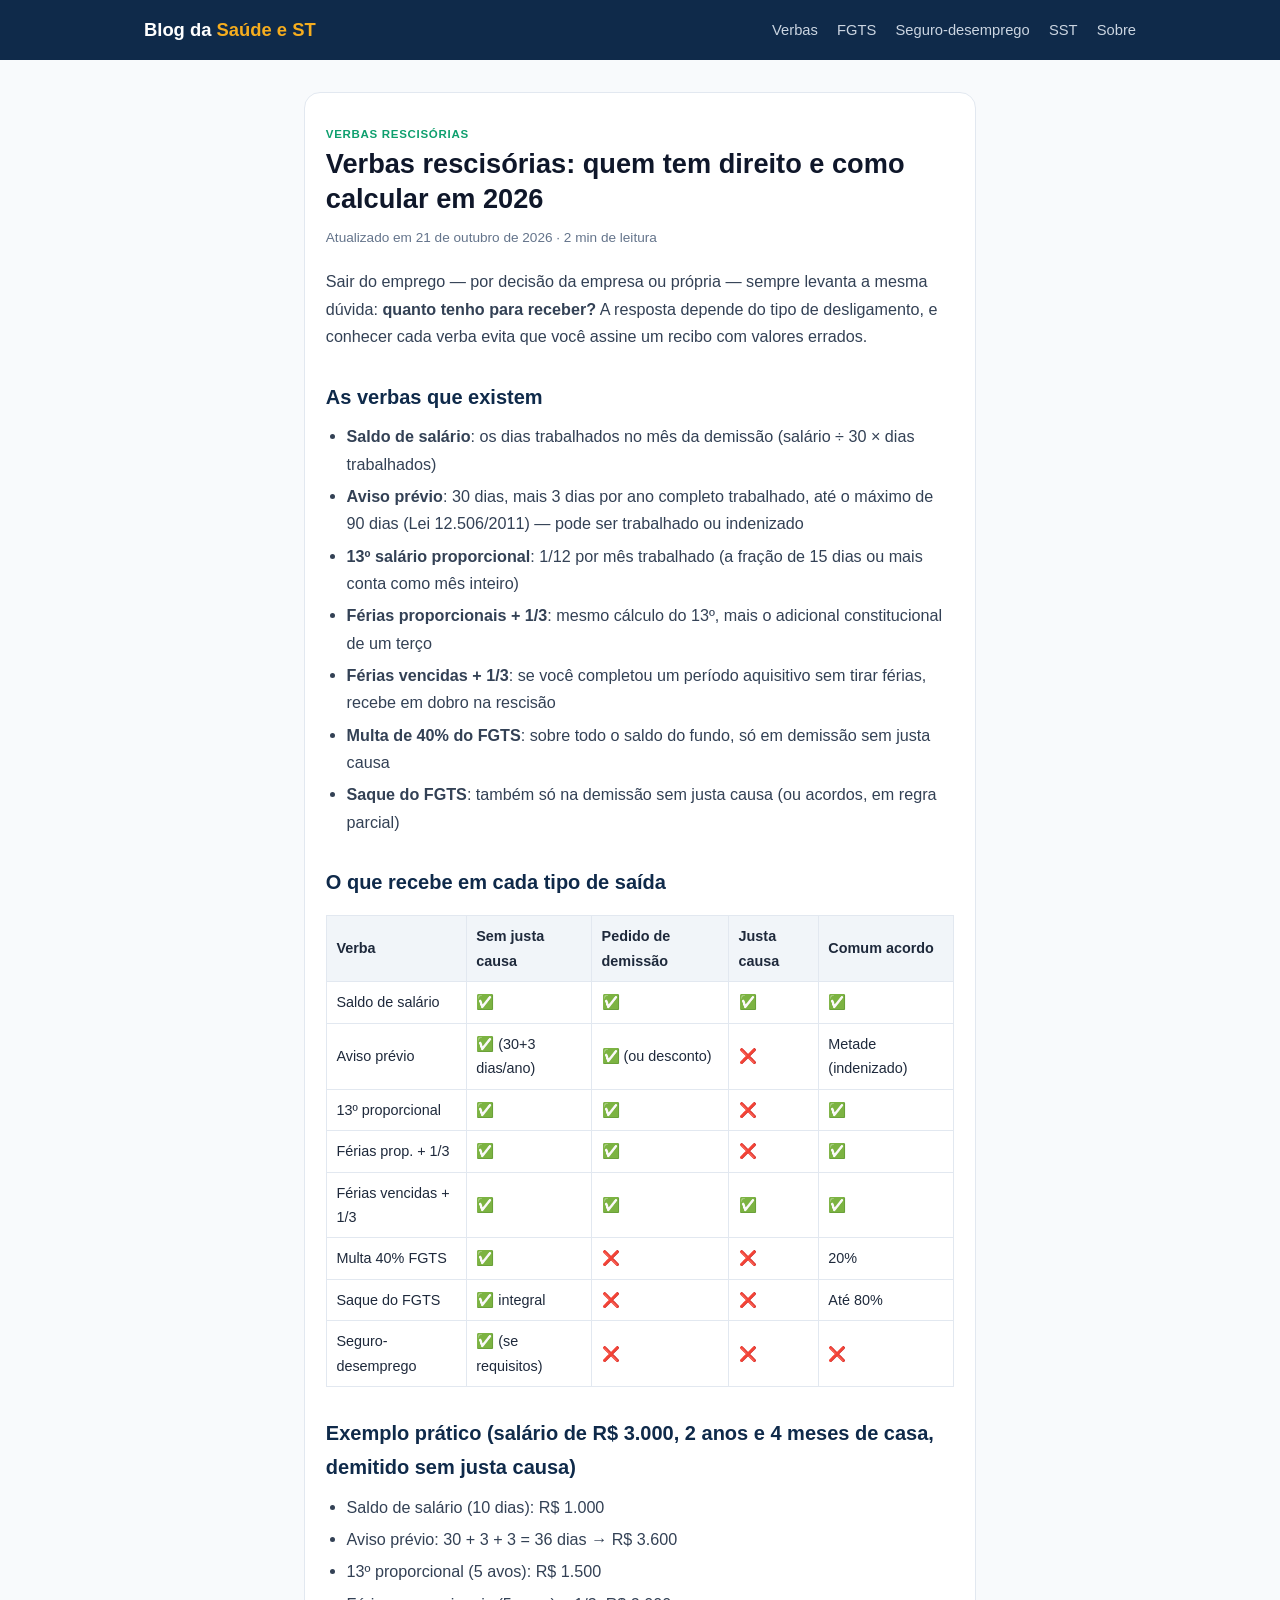
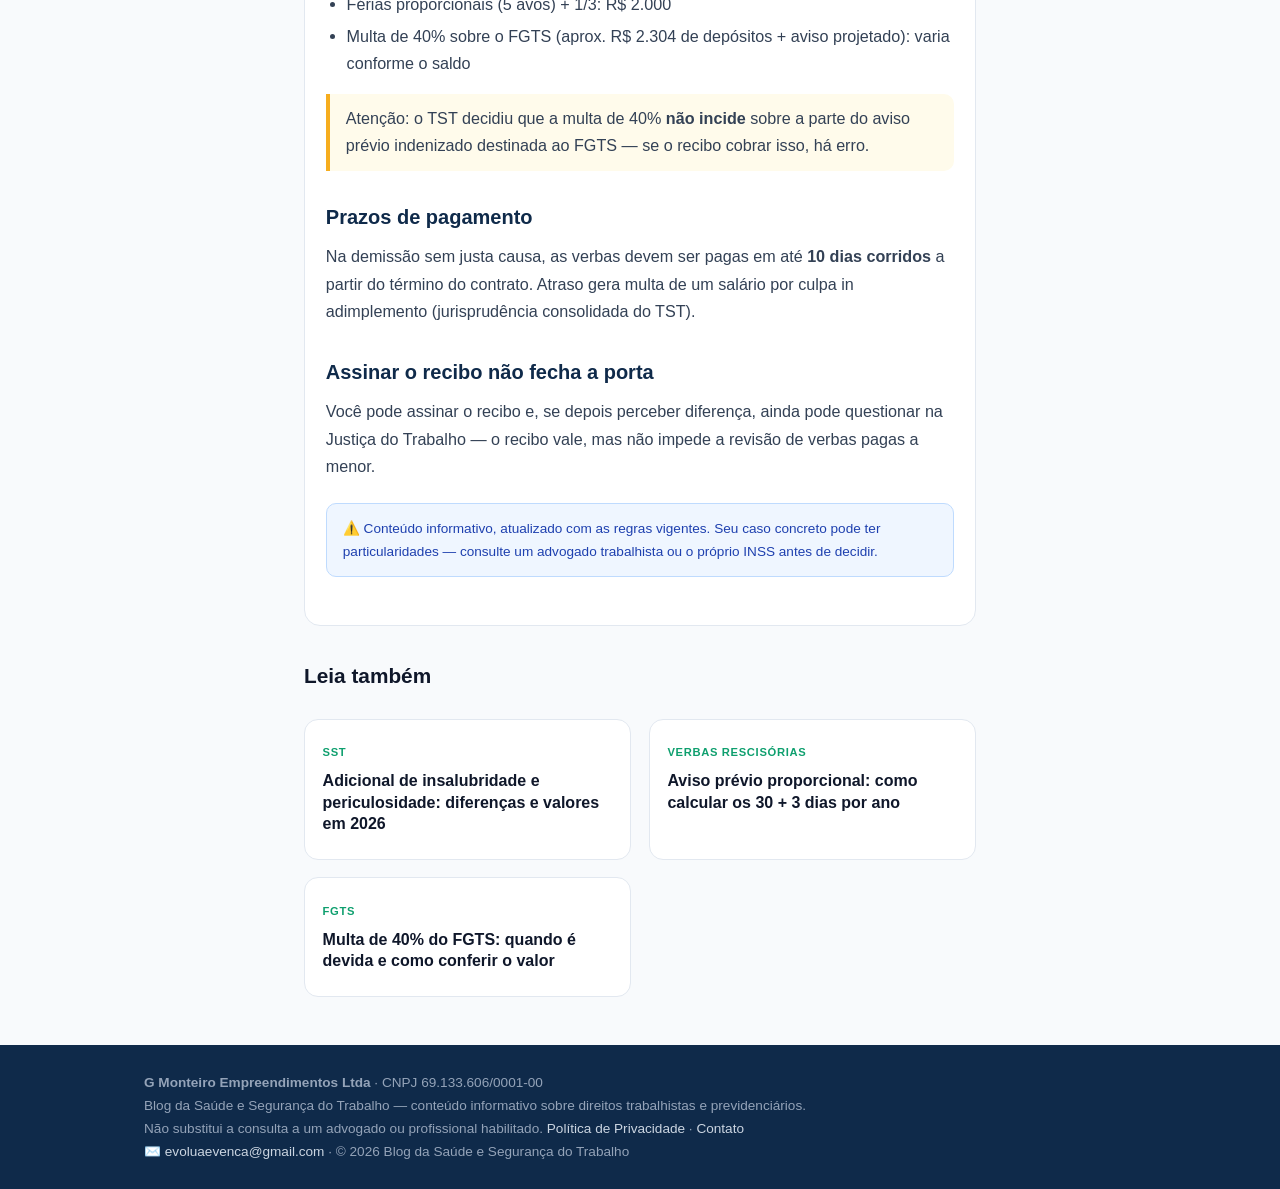
<file: artigo/verbas-rescisorias-quem-tem-direito/index.html>
<!DOCTYPE html>
<html lang="pt-BR">
<head>
<meta charset="UTF-8">
<meta name="viewport" content="width=device-width, initial-scale=1">
<title>Verbas rescisórias: quem tem direito e como calcular em 2026 | Saúde e ST</title>
<meta name="description" content="Guia completo das verbas rescisórias em 2026: o que recebe quem foi demitido, pediu demissão ou foi mandado embora por justa causa, com exemplos de cálculo.">
<link rel="canonical" href="https://www.blogdosst.com.br">
<link rel="stylesheet" href="/style.css">

</head>
<body>
<header class="site"><div class="container-largo">
<a href="/" class="logo">Blog da <span>Saúde e ST</span></a>
<nav><a href="/categoria/verbas-rescisorias/">Verbas</a><a href="/categoria/fgts/">FGTS</a><a href="/categoria/seguro-desemprego/">Seguro-desemprego</a><a href="/categoria/sst/">SST</a><a href="/sobre/">Sobre</a></nav>
</div></header>
<main class="container"><article class="artigo">
<span class="cat" style="color:var(--verde);font-size:.72rem;font-weight:800;text-transform:uppercase;letter-spacing:.06em">Verbas Rescisórias</span>
<h1>Verbas rescisórias: quem tem direito e como calcular em 2026</h1>
<div class="meta">Atualizado em 21 de outubro de 2026 · 2 min de leitura</div>

<p>Sair do emprego — por decisão da empresa ou própria — sempre levanta a mesma dúvida: <strong>quanto tenho para receber?</strong> A resposta depende do tipo de desligamento, e conhecer cada verba evita que você assine um recibo com valores errados.</p>
<h2>As verbas que existem</h2>
<ul>
<li><strong>Saldo de salário</strong>: os dias trabalhados no mês da demissão (salário ÷ 30 × dias trabalhados)</li>
<li><strong>Aviso prévio</strong>: 30 dias, mais 3 dias por ano completo trabalhado, até o máximo de 90 dias (Lei 12.506/2011) — pode ser trabalhado ou indenizado</li>
<li><strong>13º salário proporcional</strong>: 1/12 por mês trabalhado (a fração de 15 dias ou mais conta como mês inteiro)</li>
<li><strong>Férias proporcionais + 1/3</strong>: mesmo cálculo do 13º, mais o adicional constitucional de um terço</li>
<li><strong>Férias vencidas + 1/3</strong>: se você completou um período aquisitivo sem tirar férias, recebe em dobro na rescisão</li>
<li><strong>Multa de 40% do FGTS</strong>: sobre todo o saldo do fundo, só em demissão sem justa causa</li>
<li><strong>Saque do FGTS</strong>: também só na demissão sem justa causa (ou acordos, em regra parcial)</li>
</ul>
<h2>O que recebe em cada tipo de saída</h2>
<table>
<thead>
<tr>
<th>Verba</th>
<th>Sem justa causa</th>
<th>Pedido de demissão</th>
<th>Justa causa</th>
<th>Comum acordo</th>
</tr>
</thead>
<tbody>
<tr>
<td>Saldo de salário</td>
<td>✅</td>
<td>✅</td>
<td>✅</td>
<td>✅</td>
</tr>
<tr>
<td>Aviso prévio</td>
<td>✅ (30+3 dias/ano)</td>
<td>✅ (ou desconto)</td>
<td>❌</td>
<td>Metade (indenizado)</td>
</tr>
<tr>
<td>13º proporcional</td>
<td>✅</td>
<td>✅</td>
<td>❌</td>
<td>✅</td>
</tr>
<tr>
<td>Férias prop. + 1/3</td>
<td>✅</td>
<td>✅</td>
<td>❌</td>
<td>✅</td>
</tr>
<tr>
<td>Férias vencidas + 1/3</td>
<td>✅</td>
<td>✅</td>
<td>✅</td>
<td>✅</td>
</tr>
<tr>
<td>Multa 40% FGTS</td>
<td>✅</td>
<td>❌</td>
<td>❌</td>
<td>20%</td>
</tr>
<tr>
<td>Saque do FGTS</td>
<td>✅ integral</td>
<td>❌</td>
<td>❌</td>
<td>Até 80%</td>
</tr>
<tr>
<td>Seguro-desemprego</td>
<td>✅ (se requisitos)</td>
<td>❌</td>
<td>❌</td>
<td>❌</td>
</tr>
</tbody>
</table>
<h2>Exemplo prático (salário de R$ 3.000, 2 anos e 4 meses de casa, demitido sem justa causa)</h2>
<ul>
<li>Saldo de salário (10 dias): R$ 1.000</li>
<li>Aviso prévio: 30 + 3 + 3 = 36 dias → R$ 3.600</li>
<li>13º proporcional (5 avos): R$ 1.500</li>
<li>Férias proporcionais (5 avos) + 1/3: R$ 2.000</li>
<li>Multa de 40% sobre o FGTS (aprox. R$ 2.304 de depósitos + aviso projetado): varia conforme o saldo</li>
</ul>
<blockquote>
<p>Atenção: o TST decidiu que a multa de 40% <strong>não incide</strong> sobre a parte do aviso prévio indenizado destinada ao FGTS — se o recibo cobrar isso, há erro.</p>
</blockquote>
<h2>Prazos de pagamento</h2>
<p>Na demissão sem justa causa, as verbas devem ser pagas em até <strong>10 dias corridos</strong> a partir do término do contrato. Atraso gera multa de um salário por culpa in adimplemento (jurisprudência consolidada do TST).</p>
<h2>Assinar o recibo não fecha a porta</h2>
<p>Você pode assinar o recibo e, se depois perceber diferença, ainda pode questionar na Justiça do Trabalho — o recibo vale, mas não impede a revisão de verbas pagas a menor.</p>
<div class="aviso">⚠️ Conteúdo informativo, atualizado com as regras vigentes. Seu caso concreto pode ter particularidades — consulte um advogado trabalhista ou o próprio INSS antes de decidir.</div>

</article>
<h2 class="secao">Leia também</h2><div class="grid"><a href="/artigo/adicional-insalubridade-periculosidade/" class="card"><span class="cat">SST</span><h3>Adicional de insalubridade e periculosidade: diferenças e valores em 2026</h3></a><a href="/artigo/aviso-previo-proporcional/" class="card"><span class="cat">Verbas Rescisórias</span><h3>Aviso prévio proporcional: como calcular os 30 + 3 dias por ano</h3></a><a href="/artigo/multa-40-fgts/" class="card"><span class="cat">FGTS</span><h3>Multa de 40% do FGTS: quando é devida e como conferir o valor</h3></a></div>
</main>
<footer class="site"><div class="container-largo">
<p><strong>G Monteiro Empreendimentos Ltda</strong> · CNPJ 69.133.606/0001-00</p>
<p>Blog da Saúde e Segurança do Trabalho — conteúdo informativo sobre direitos trabalhistas e previdenciários.</p>
<p>Não substitui a consulta a um advogado ou profissional habilitado. <a href="/politica-de-privacidade/">Política de Privacidade</a> · <a href="/contato/">Contato</a></p>
<p>✉️ <a href="mailto:evoluaevenca@gmail.com">evoluaevenca@gmail.com</a> · © 2026 Blog da Saúde e Segurança do Trabalho</p>
</div></footer>
<script type="application/ld+json">{"@context": "https://schema.org", "@type": "Article", "headline": "Verbas rescisórias: quem tem direito e como calcular em 2026", "description": "Guia completo das verbas rescisórias em 2026: o que recebe quem foi demitido, pediu demissão ou foi mandado embora por justa causa, com exemplos de cálculo.", "datePublished": "2026-10-21", "author": {"@type": "Person", "name": "Gean Monteiro"}, "publisher": {"@type": "Organization", "name": "Blog da Saúde e Segurança do Trabalho"}}</script>
</body></html>
</file>
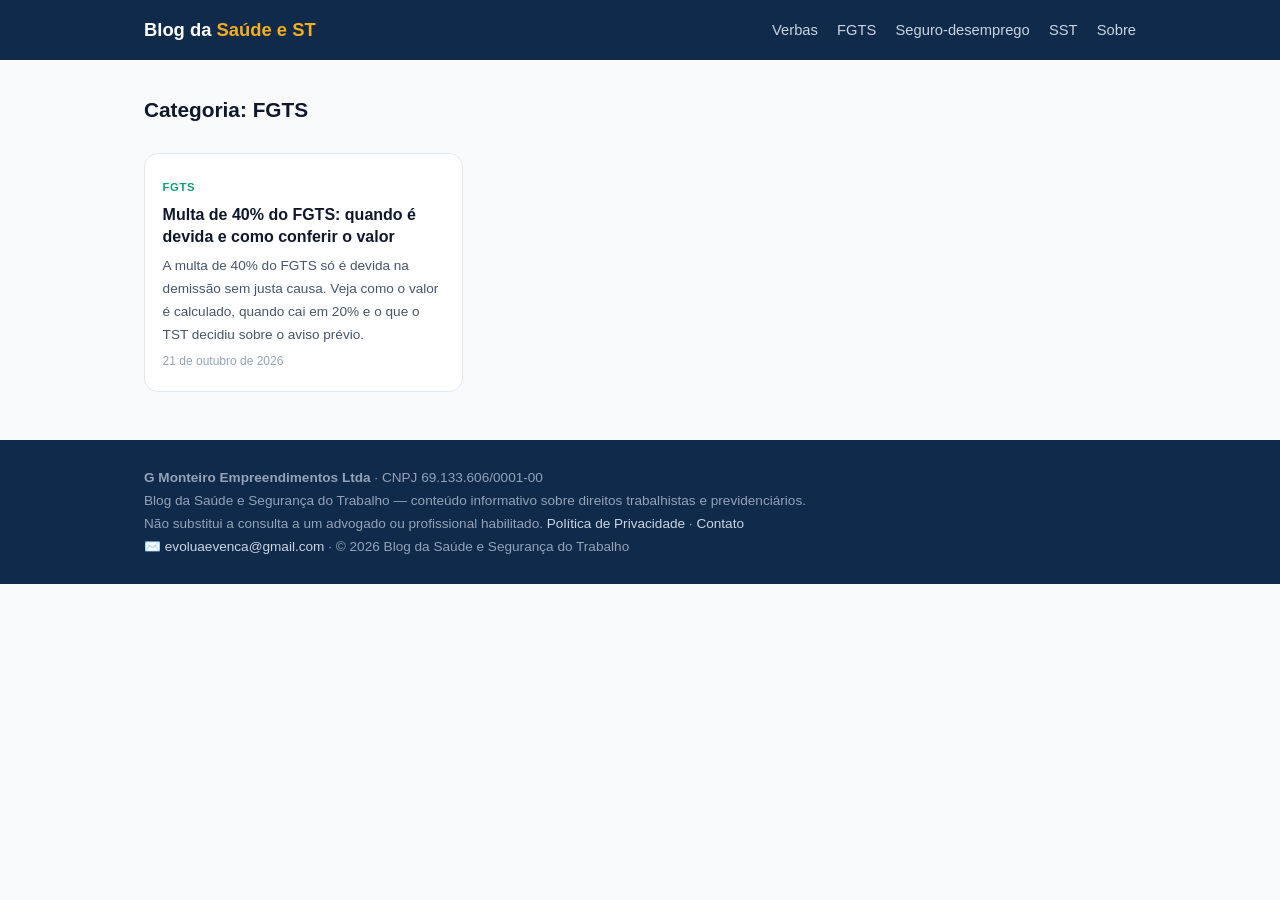
<file: categoria/fgts/index.html>
<!DOCTYPE html>
<html lang="pt-BR">
<head>
<meta charset="UTF-8">
<meta name="viewport" content="width=device-width, initial-scale=1">
<title>FGTS | Saúde e ST</title>
<meta name="description" content="Artigos sobre FGTS">
<link rel="canonical" href="https://www.blogdosst.com.br">
<link rel="stylesheet" href="/style.css">

</head>
<body><header class="site"><div class="container-largo">
<a href="/" class="logo">Blog da <span>Saúde e ST</span></a>
<nav><a href="/categoria/verbas-rescisorias/">Verbas</a><a href="/categoria/fgts/">FGTS</a><a href="/categoria/seguro-desemprego/">Seguro-desemprego</a><a href="/categoria/sst/">SST</a><a href="/sobre/">Sobre</a></nav>
</div></header><main class="container-largo"><h2 class="secao">Categoria: FGTS</h2><div class="grid"><a href="/artigo/multa-40-fgts/" class="card"><span class="cat">FGTS</span><h3>Multa de 40% do FGTS: quando é devida e como conferir o valor</h3><p>A multa de 40% do FGTS só é devida na demissão sem justa causa. Veja como o valor é calculado, quando cai em 20% e o que o TST decidiu sobre o aviso prévio.</p><time>21 de outubro de 2026</time></a></div></main><footer class="site"><div class="container-largo">
<p><strong>G Monteiro Empreendimentos Ltda</strong> · CNPJ 69.133.606/0001-00</p>
<p>Blog da Saúde e Segurança do Trabalho — conteúdo informativo sobre direitos trabalhistas e previdenciários.</p>
<p>Não substitui a consulta a um advogado ou profissional habilitado. <a href="/politica-de-privacidade/">Política de Privacidade</a> · <a href="/contato/">Contato</a></p>
<p>✉️ <a href="mailto:evoluaevenca@gmail.com">evoluaevenca@gmail.com</a> · © 2026 Blog da Saúde e Segurança do Trabalho</p>
</div></footer></body></html>
</file>
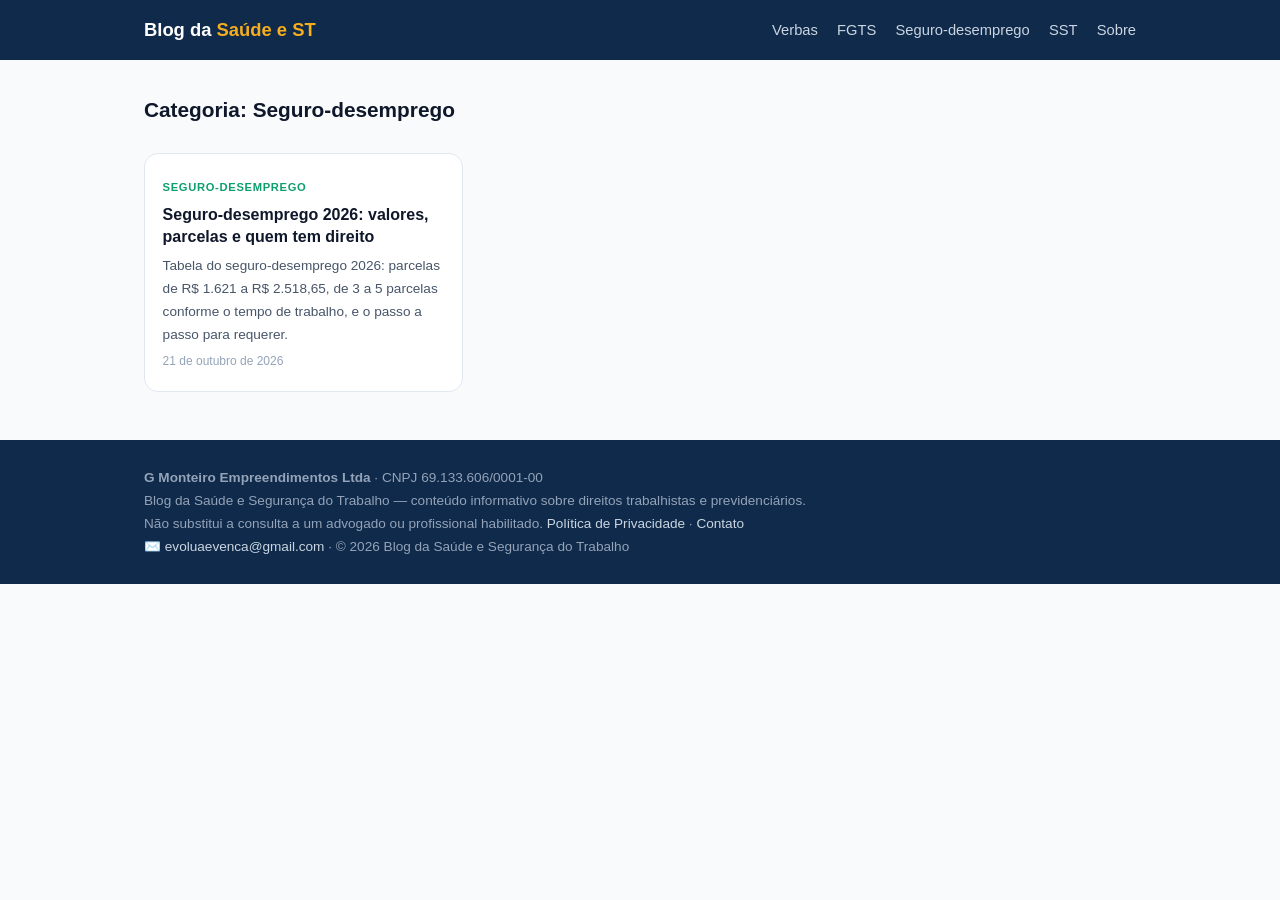
<file: categoria/seguro-desemprego/index.html>
<!DOCTYPE html>
<html lang="pt-BR">
<head>
<meta charset="UTF-8">
<meta name="viewport" content="width=device-width, initial-scale=1">
<title>Seguro-desemprego | Saúde e ST</title>
<meta name="description" content="Artigos sobre Seguro-desemprego">
<link rel="canonical" href="https://www.blogdosst.com.br">
<link rel="stylesheet" href="/style.css">

</head>
<body><header class="site"><div class="container-largo">
<a href="/" class="logo">Blog da <span>Saúde e ST</span></a>
<nav><a href="/categoria/verbas-rescisorias/">Verbas</a><a href="/categoria/fgts/">FGTS</a><a href="/categoria/seguro-desemprego/">Seguro-desemprego</a><a href="/categoria/sst/">SST</a><a href="/sobre/">Sobre</a></nav>
</div></header><main class="container-largo"><h2 class="secao">Categoria: Seguro-desemprego</h2><div class="grid"><a href="/artigo/seguro-desemprego-2026/" class="card"><span class="cat">Seguro-desemprego</span><h3>Seguro-desemprego 2026: valores, parcelas e quem tem direito</h3><p>Tabela do seguro-desemprego 2026: parcelas de R$ 1.621 a R$ 2.518,65, de 3 a 5 parcelas conforme o tempo de trabalho, e o passo a passo para requerer.</p><time>21 de outubro de 2026</time></a></div></main><footer class="site"><div class="container-largo">
<p><strong>G Monteiro Empreendimentos Ltda</strong> · CNPJ 69.133.606/0001-00</p>
<p>Blog da Saúde e Segurança do Trabalho — conteúdo informativo sobre direitos trabalhistas e previdenciários.</p>
<p>Não substitui a consulta a um advogado ou profissional habilitado. <a href="/politica-de-privacidade/">Política de Privacidade</a> · <a href="/contato/">Contato</a></p>
<p>✉️ <a href="mailto:evoluaevenca@gmail.com">evoluaevenca@gmail.com</a> · © 2026 Blog da Saúde e Segurança do Trabalho</p>
</div></footer></body></html>
</file>
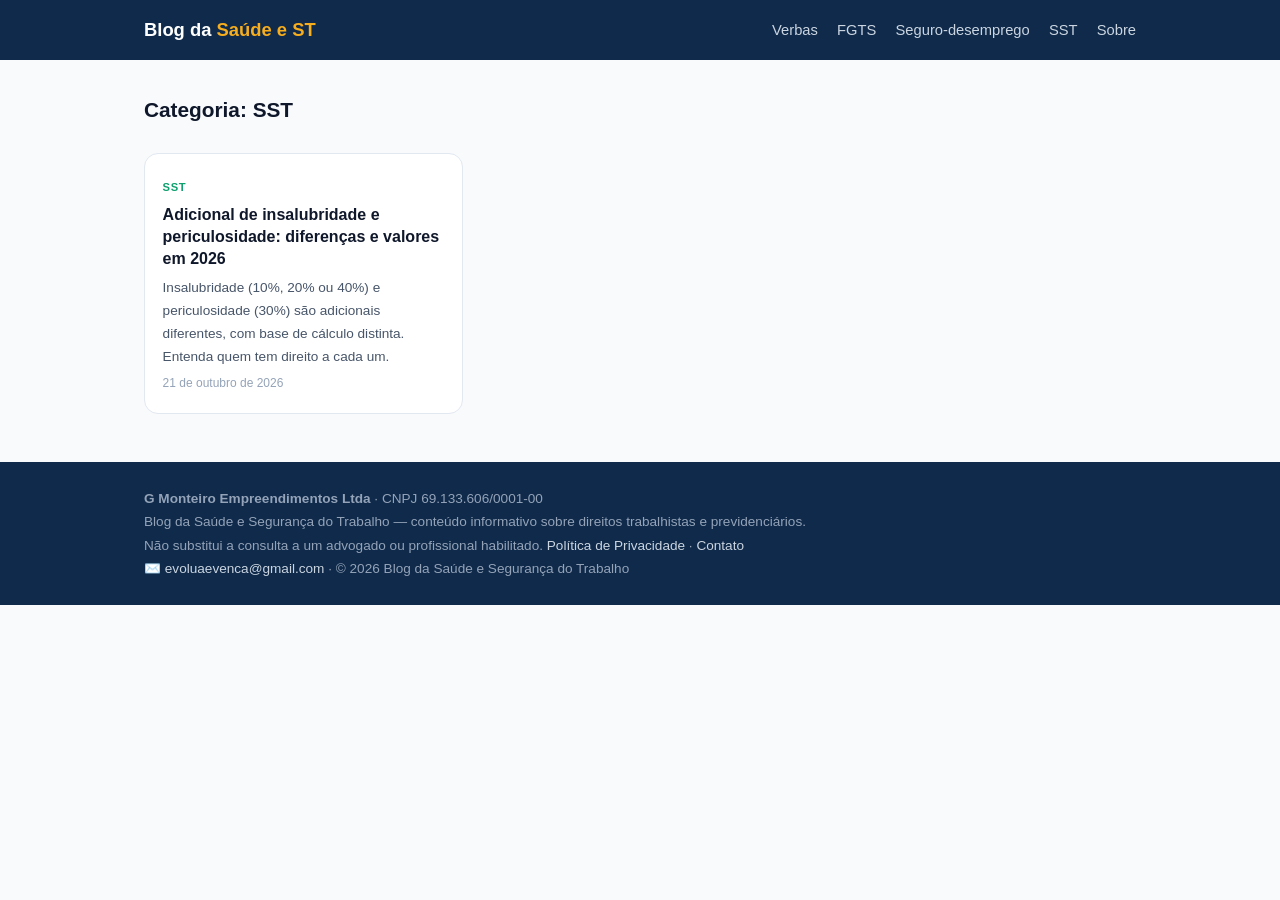
<file: categoria/sst/index.html>
<!DOCTYPE html>
<html lang="pt-BR">
<head>
<meta charset="UTF-8">
<meta name="viewport" content="width=device-width, initial-scale=1">
<title>SST | Saúde e ST</title>
<meta name="description" content="Artigos sobre SST">
<link rel="canonical" href="https://www.blogdosst.com.br">
<link rel="stylesheet" href="/style.css">

</head>
<body><header class="site"><div class="container-largo">
<a href="/" class="logo">Blog da <span>Saúde e ST</span></a>
<nav><a href="/categoria/verbas-rescisorias/">Verbas</a><a href="/categoria/fgts/">FGTS</a><a href="/categoria/seguro-desemprego/">Seguro-desemprego</a><a href="/categoria/sst/">SST</a><a href="/sobre/">Sobre</a></nav>
</div></header><main class="container-largo"><h2 class="secao">Categoria: SST</h2><div class="grid"><a href="/artigo/adicional-insalubridade-periculosidade/" class="card"><span class="cat">SST</span><h3>Adicional de insalubridade e periculosidade: diferenças e valores em 2026</h3><p>Insalubridade (10%, 20% ou 40%) e periculosidade (30%) são adicionais diferentes, com base de cálculo distinta. Entenda quem tem direito a cada um.</p><time>21 de outubro de 2026</time></a></div></main><footer class="site"><div class="container-largo">
<p><strong>G Monteiro Empreendimentos Ltda</strong> · CNPJ 69.133.606/0001-00</p>
<p>Blog da Saúde e Segurança do Trabalho — conteúdo informativo sobre direitos trabalhistas e previdenciários.</p>
<p>Não substitui a consulta a um advogado ou profissional habilitado. <a href="/politica-de-privacidade/">Política de Privacidade</a> · <a href="/contato/">Contato</a></p>
<p>✉️ <a href="mailto:evoluaevenca@gmail.com">evoluaevenca@gmail.com</a> · © 2026 Blog da Saúde e Segurança do Trabalho</p>
</div></footer></body></html>
</file>
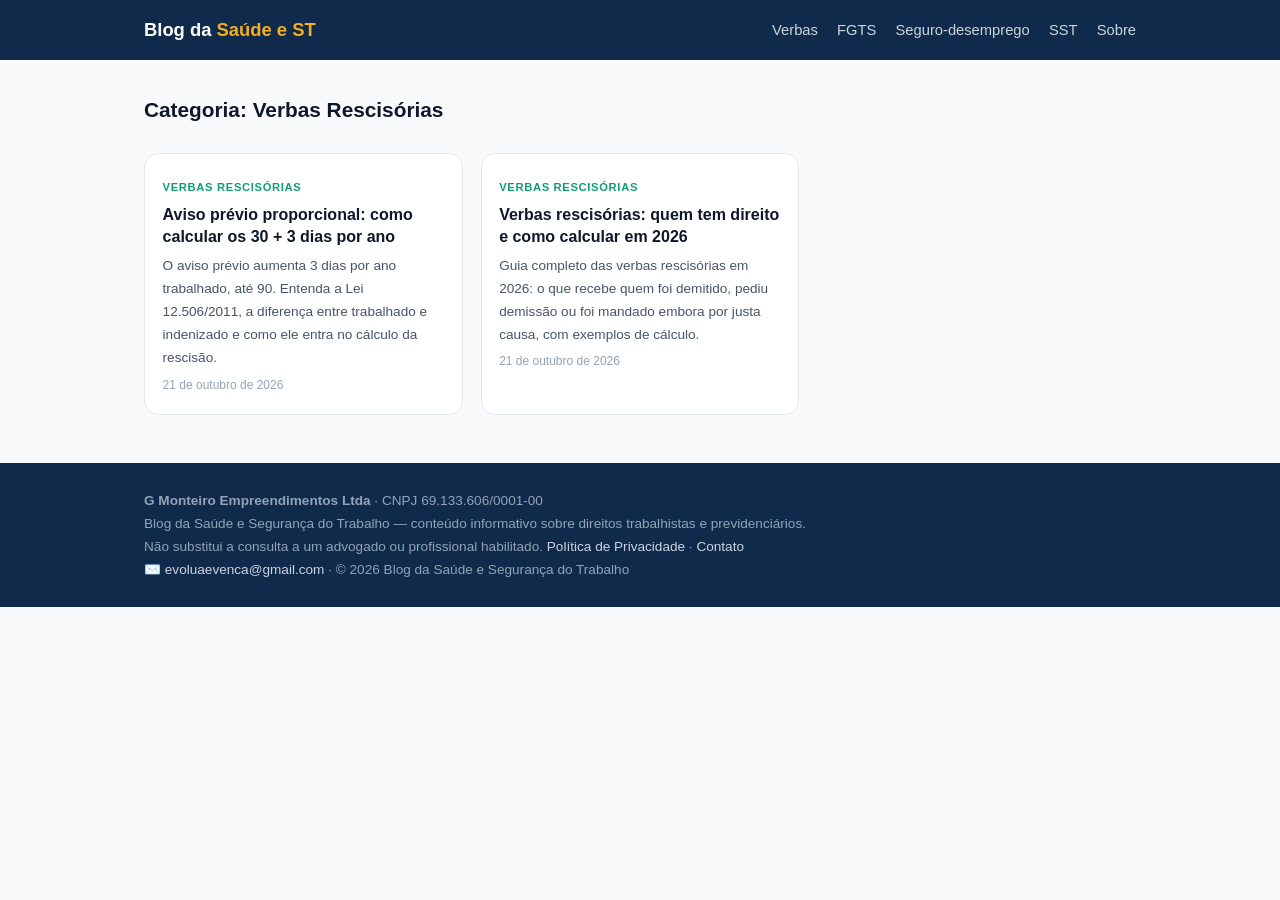
<file: categoria/verbas-rescisórias/index.html>
<!DOCTYPE html>
<html lang="pt-BR">
<head>
<meta charset="UTF-8">
<meta name="viewport" content="width=device-width, initial-scale=1">
<title>Verbas Rescisórias | Saúde e ST</title>
<meta name="description" content="Artigos sobre Verbas Rescisórias">
<link rel="canonical" href="https://www.blogdosst.com.br">
<link rel="stylesheet" href="/style.css">

</head>
<body><header class="site"><div class="container-largo">
<a href="/" class="logo">Blog da <span>Saúde e ST</span></a>
<nav><a href="/categoria/verbas-rescisorias/">Verbas</a><a href="/categoria/fgts/">FGTS</a><a href="/categoria/seguro-desemprego/">Seguro-desemprego</a><a href="/categoria/sst/">SST</a><a href="/sobre/">Sobre</a></nav>
</div></header><main class="container-largo"><h2 class="secao">Categoria: Verbas Rescisórias</h2><div class="grid"><a href="/artigo/aviso-previo-proporcional/" class="card"><span class="cat">Verbas Rescisórias</span><h3>Aviso prévio proporcional: como calcular os 30 + 3 dias por ano</h3><p>O aviso prévio aumenta 3 dias por ano trabalhado, até 90. Entenda a Lei 12.506/2011, a diferença entre trabalhado e indenizado e como ele entra no cálculo da rescisão.</p><time>21 de outubro de 2026</time></a><a href="/artigo/verbas-rescisorias-quem-tem-direito/" class="card"><span class="cat">Verbas Rescisórias</span><h3>Verbas rescisórias: quem tem direito e como calcular em 2026</h3><p>Guia completo das verbas rescisórias em 2026: o que recebe quem foi demitido, pediu demissão ou foi mandado embora por justa causa, com exemplos de cálculo.</p><time>21 de outubro de 2026</time></a></div></main><footer class="site"><div class="container-largo">
<p><strong>G Monteiro Empreendimentos Ltda</strong> · CNPJ 69.133.606/0001-00</p>
<p>Blog da Saúde e Segurança do Trabalho — conteúdo informativo sobre direitos trabalhistas e previdenciários.</p>
<p>Não substitui a consulta a um advogado ou profissional habilitado. <a href="/politica-de-privacidade/">Política de Privacidade</a> · <a href="/contato/">Contato</a></p>
<p>✉️ <a href="mailto:evoluaevenca@gmail.com">evoluaevenca@gmail.com</a> · © 2026 Blog da Saúde e Segurança do Trabalho</p>
</div></footer></body></html>
</file>
<file: style.css>
:root{--azul:#0f2a4a;--azul-claro:#1d4e89;--verde:#0e9f6e;--dourado:#f6ad1e;--cinza:#475569;--fundo:#f8fafc;--borda:#e2e8f0}
*{box-sizing:border-box;margin:0;padding:0}
body{font-family:-apple-system,'Segoe UI',Roboto,Arial,sans-serif;color:#1e293b;background:var(--fundo);line-height:1.7}
a{color:var(--azul-claro);text-decoration:none}a:hover{text-decoration:underline}
.container{max-width:44rem;margin:0 auto;padding:0 1rem}
.container-largo{max-width:64rem;margin:0 auto;padding:0 1rem}
header.site{background:var(--azul);color:#fff;padding:.9rem 0}
header.site .container-largo{display:flex;align-items:center;justify-content:space-between;flex-wrap:wrap}
header.site .logo{font-weight:800;font-size:1.15rem;color:#fff}
header.site .logo span{color:var(--dourado)}
header.site nav a{color:#cbd5e1;margin-left:1.2rem;font-size:.92rem}
header.site nav a:hover{color:#fff;text-decoration:none}
.hero{background:linear-gradient(135deg,var(--azul),var(--azul-claro));color:#fff;padding:3rem 0 2.4rem}
.hero h1{font-size:1.9rem;line-height:1.25;max-width:40rem}
.hero p{margin-top:.8rem;color:#dbeafe;max-width:38rem}
.grid{display:grid;grid-template-columns:repeat(auto-fill,minmax(15rem,1fr));gap:1.1rem;margin:1.6rem 0 2.5rem}
.card{background:#fff;border:1px solid var(--borda);border-radius:14px;padding:1.1rem;display:block;transition:box-shadow .15s,transform .15s}
.card:hover{text-decoration:none;box-shadow:0 6px 18px rgba(15,42,74,.09);transform:translateY(-2px)}
.card .cat{font-size:.7rem;font-weight:800;text-transform:uppercase;letter-spacing:.06em;color:var(--verde)}
.card h3{color:#0f172a;font-size:1rem;margin:.35rem 0 .4rem;line-height:1.35}
.card p{color:var(--cinza);font-size:.85rem}
.card time{color:#94a3b8;font-size:.75rem}
h2.secao{font-size:1.3rem;margin:2rem 0 .4rem;color:#0f172a}
article.artigo{background:#fff;border:1px solid var(--borda);border-radius:16px;padding:1.6rem 1.3rem;margin:2rem auto}
article.artigo h1{font-size:1.7rem;line-height:1.3;color:#0f172a}
article.artigo .meta{color:#64748b;font-size:.85rem;margin:.6rem 0 1.2rem}
article.artigo h2{font-size:1.25rem;margin:1.8rem 0 .6rem;color:var(--azul)}
article.artigo h3{font-size:1.05rem;margin:1.3rem 0 .5rem}
article.artigo p,article.artigo li{color:#334155;font-size:1.01rem}
article.artigo ul,article.artigo ol{padding-left:1.3rem;margin:.6rem 0}
article.artigo li{margin:.3rem 0}
article.artigo blockquote{border-left:4px solid var(--dourado);background:#fffbeb;padding:.7rem 1rem;margin:1rem 0;border-radius:0 10px 10px 0;color:#713f12}
article.artigo table{width:100%;border-collapse:collapse;margin:1rem 0;font-size:.9rem}
article.artigo th,article.artigo td{border:1px solid var(--borda);padding:.5rem .6rem;text-align:left}
article.artigo th{background:#f1f5f9}
.aviso{background:#eff6ff;border:1px solid #bfdbfe;color:#1e40af;border-radius:10px;padding:.8rem 1rem;font-size:.85rem;margin:1.4rem 0}
.ad-slot{margin:1.4rem auto;text-align:center}
.ad-rotulo{font-size:.68rem;color:#94a3b8;text-transform:uppercase;letter-spacing:.08em;margin-bottom:.3rem}
footer.site{background:var(--azul);color:#94a3b8;padding:1.6rem 0;margin-top:3rem;font-size:.85rem}
footer.site a{color:#cbd5e1}
@media(max-width:640px){.hero h1{font-size:1.5rem}article.artigo{padding:1.2rem 1rem}}
</file>
